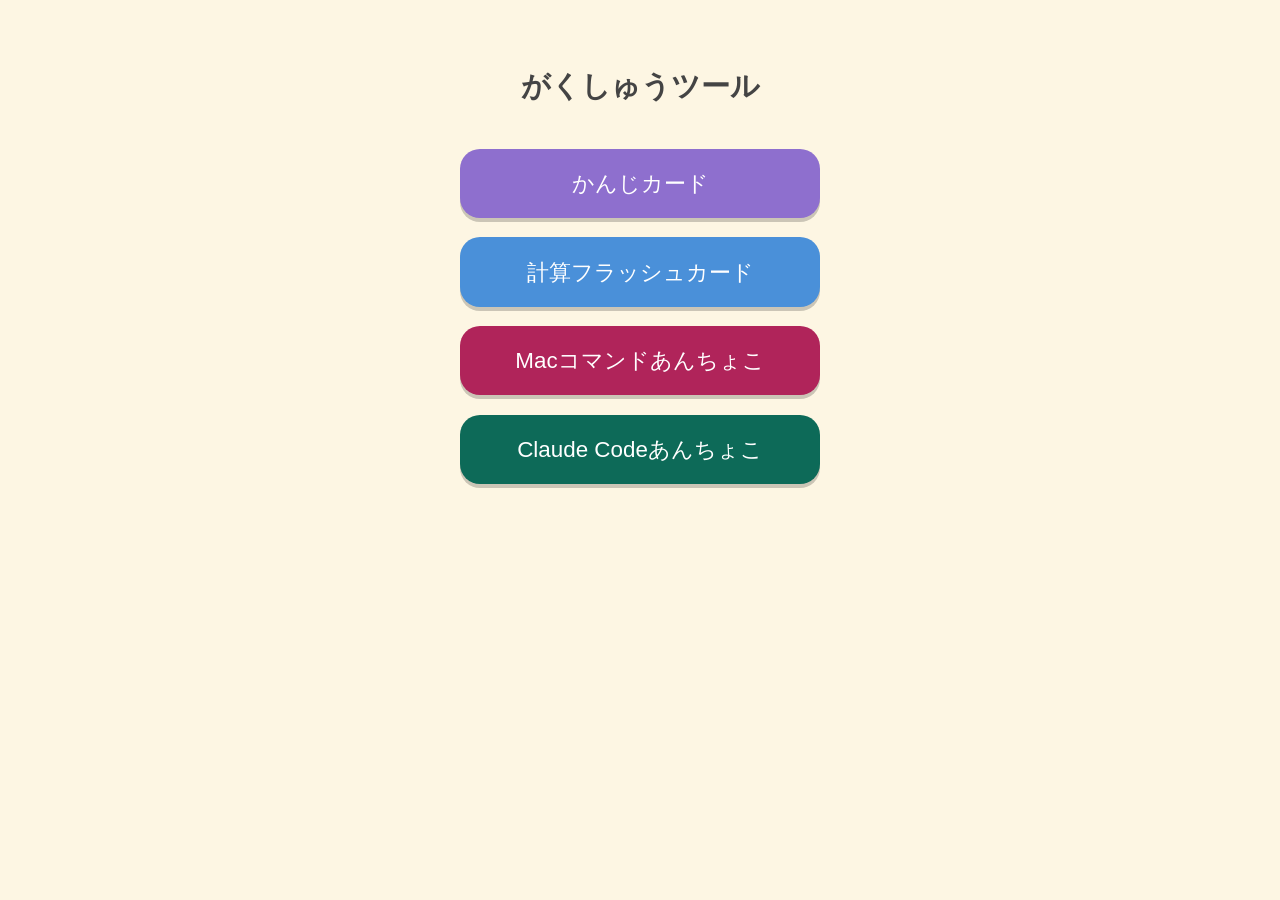
<file: index.html>
<!doctype html>
<html lang="ja">
<head>
<meta charset="UTF-8">
<meta name="viewport" content="width=device-width, initial-scale=1.0, user-scalable=no">
<meta name="apple-mobile-web-app-capable" content="yes">
<meta name="apple-mobile-web-app-status-bar-style" content="default">
<meta name="apple-mobile-web-app-title" content="がくしゅう">
<title>がくしゅうツール</title>
<style>
  * { box-sizing: border-box; }
  html, body {
    margin: 0;
    padding: 0;
    min-height: 100%;
    font-family: "Hiragino Maru Gothic ProN", "Hiragino Sans", sans-serif;
    background: #fdf6e3;
  }
  body {
    display: flex;
    flex-direction: column;
    align-items: center;
    padding: 3rem 1.5rem;
  }
  h1 {
    font-size: 1.8rem;
    color: #444;
    margin-bottom: 2rem;
  }
  a.tool-link {
    display: block;
    width: 100%;
    max-width: 360px;
    font-size: 1.4rem;
    text-align: center;
    text-decoration: none;
    padding: 1.2rem;
    margin: 0.6rem 0;
    border-radius: 20px;
    color: #fff;
    box-shadow: 0 4px 0 rgba(0,0,0,0.2);
  }
  a.tool-link:active {
    transform: translateY(3px);
    box-shadow: 0 1px 0 rgba(0,0,0,0.2);
  }
  #link-kanji { background: #8e6fce; }
  #link-calc { background: #4a90d9; }
  #link-cmd { background: #b0245a; }
  #link-cc { background: #0d6a58; }
</style>
</head>
<body>
  <h1>がくしゅうツール</h1>
  <a class="tool-link" id="link-kanji" href="漢字フラッシュ/">かんじカード</a>
  <a class="tool-link" id="link-calc" href="計算フラッシュカード.html">計算フラッシュカード</a>
  <a class="tool-link" id="link-cmd" href="コマンドあんちょこ/">Macコマンドあんちょこ</a>
  <a class="tool-link" id="link-cc" href="claude-codeあんちょこ/">Claude Codeあんちょこ</a>
</body>
</html>
</file>
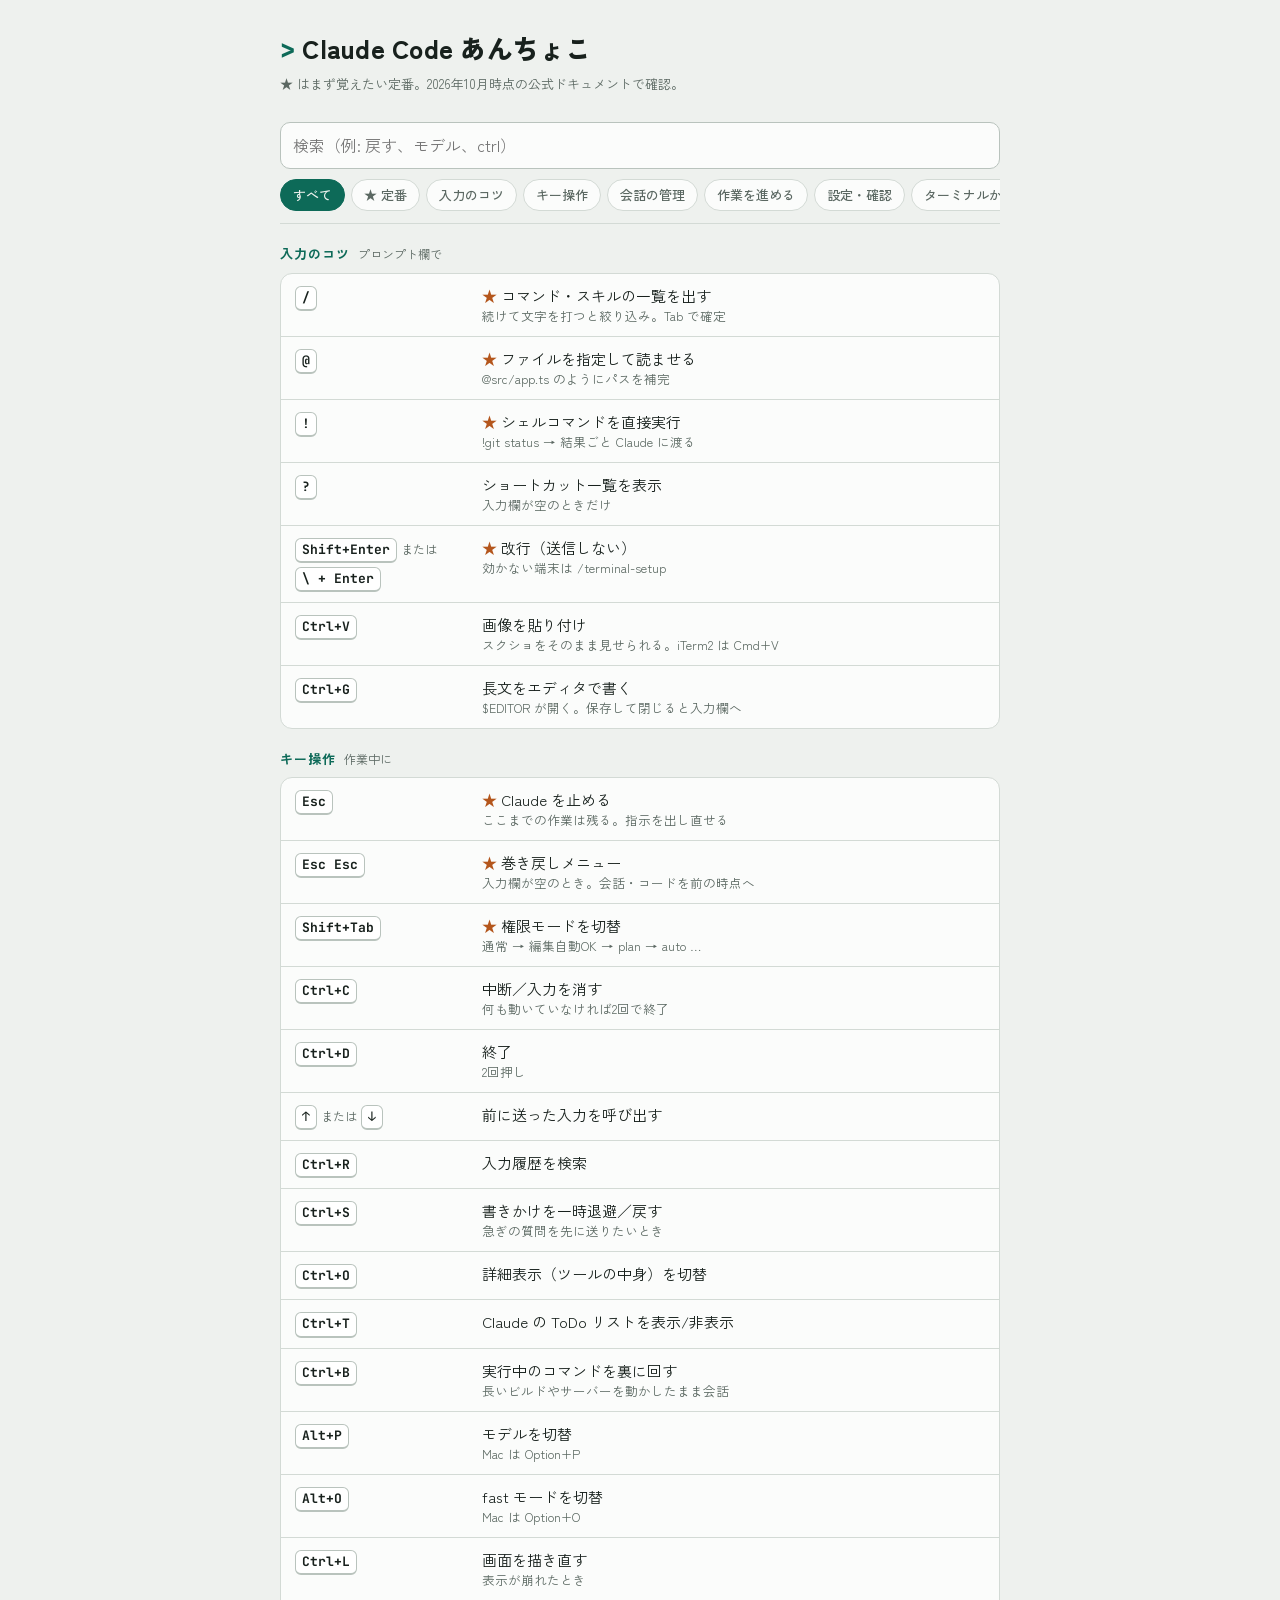
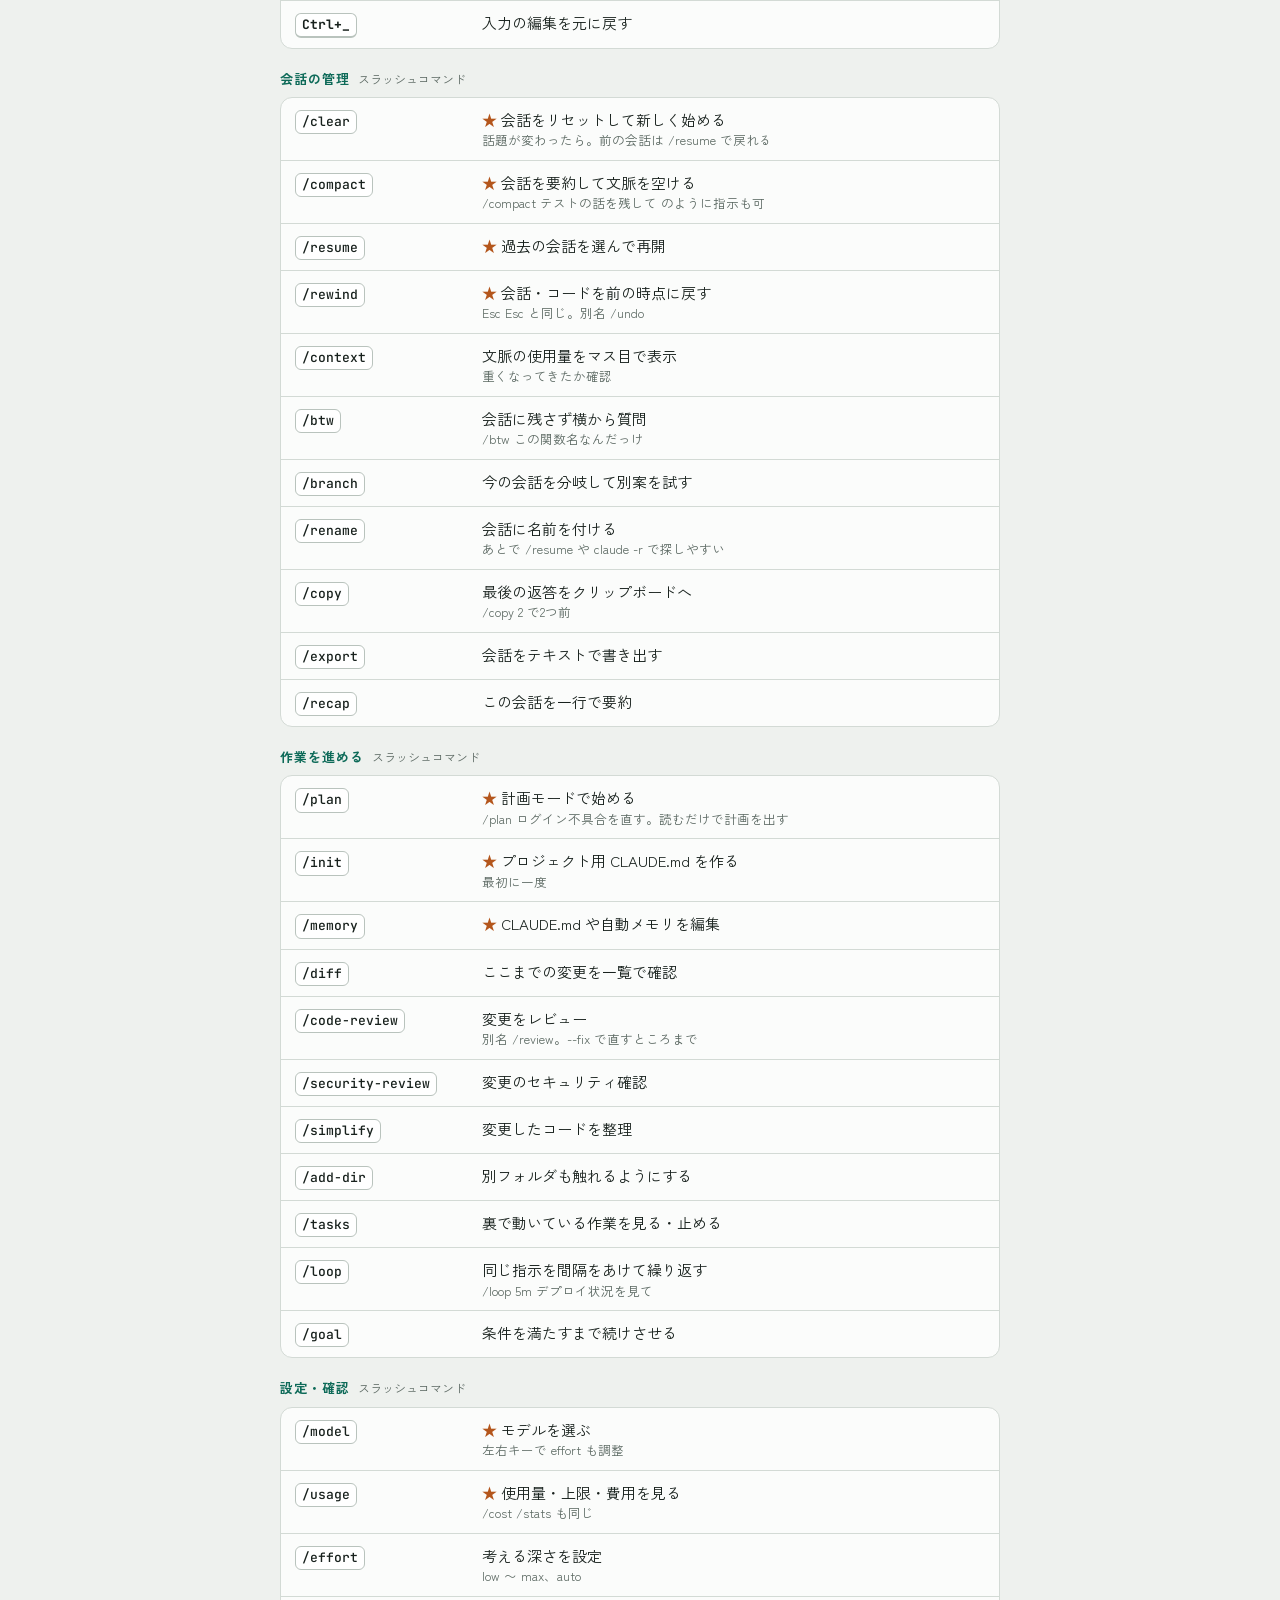
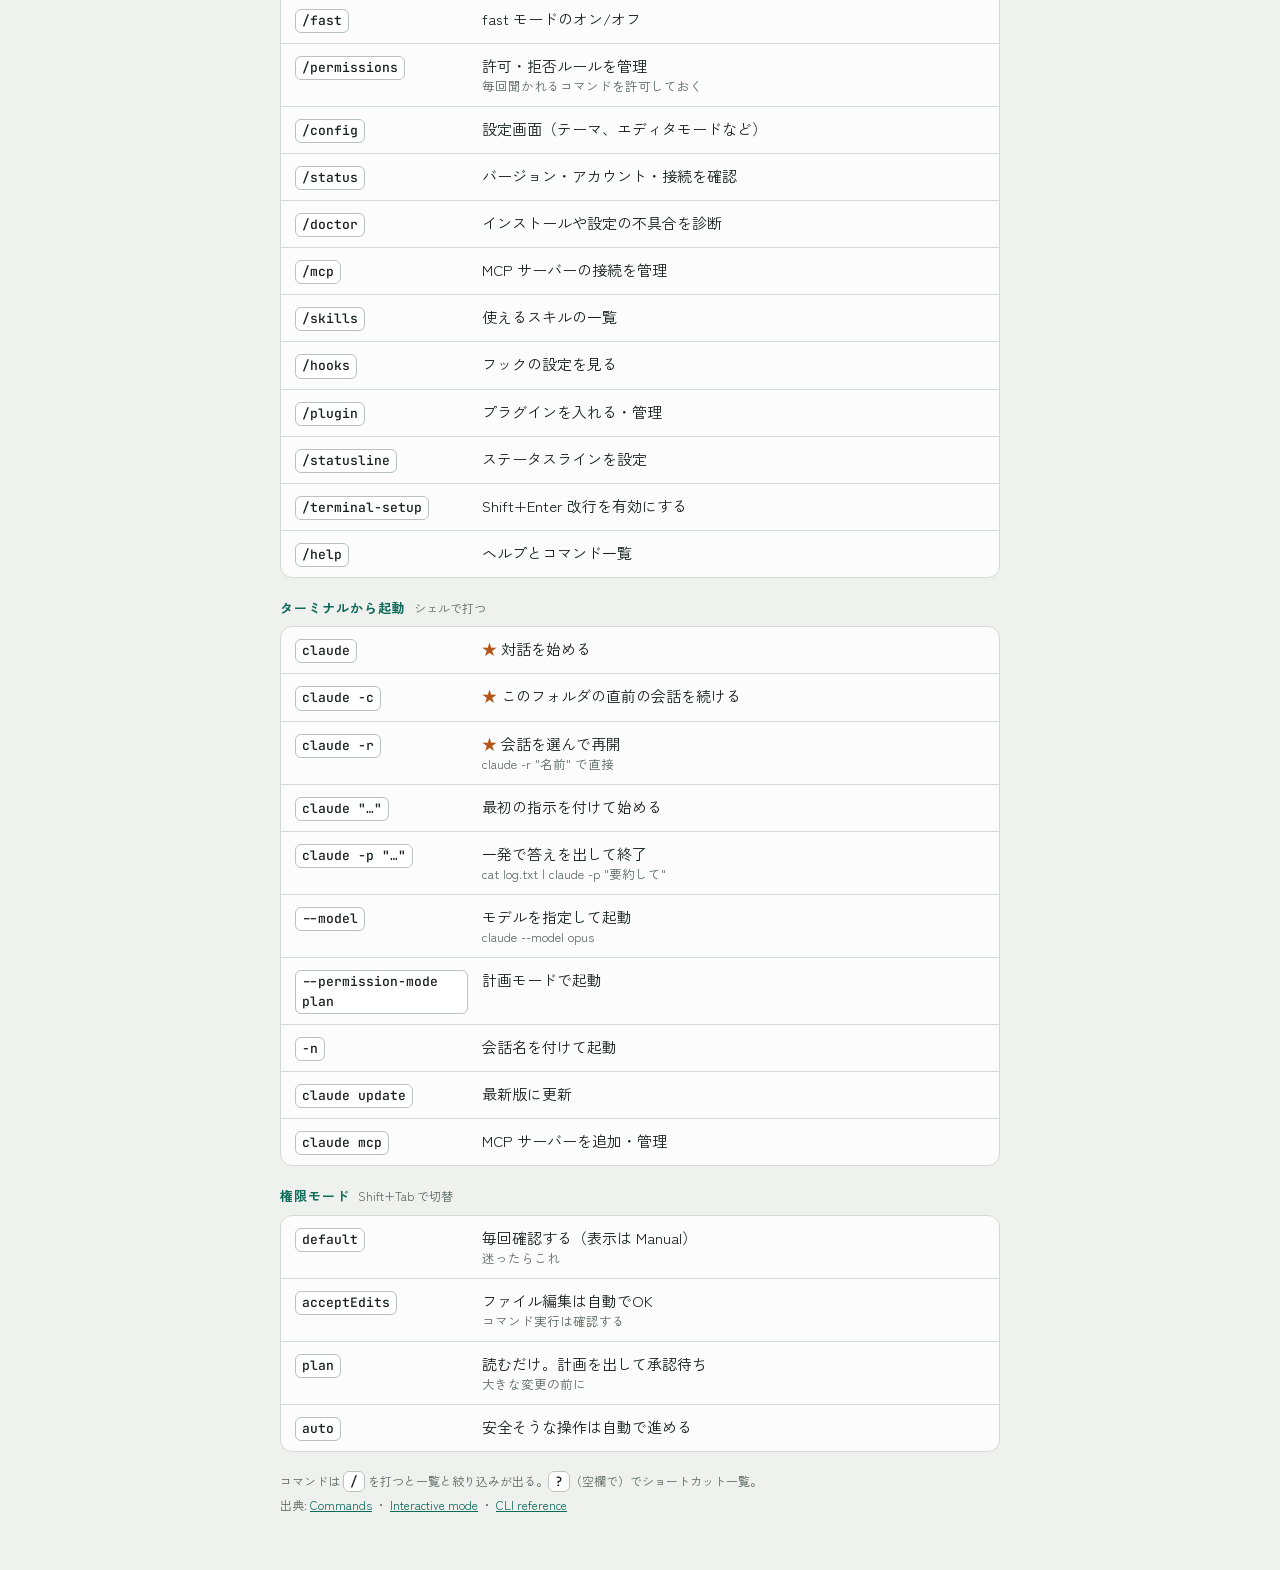
<file: claude-codeあんちょこ/index.html>
<!doctype html>
<html lang="ja">
<head>
<meta charset="utf-8">
<meta name="viewport" content="width=device-width, initial-scale=1, viewport-fit=cover">
<meta name="apple-mobile-web-app-capable" content="yes">
<meta name="apple-mobile-web-app-status-bar-style" content="default">
<meta name="apple-mobile-web-app-title" content="Claude Code">
<title>Claude Code あんちょこ</title>
<link rel="preconnect" href="https://fonts.googleapis.com">
<link rel="preconnect" href="https://fonts.gstatic.com" crossorigin>
<link rel="stylesheet" href="https://fonts.googleapis.com/css2?family=Zen+Kaku+Gothic+New:wght@400;500;700;900&family=JetBrains+Mono:wght@500;700&display=swap">
<style>
/* Layout: 端末のキーキャップ風。上に検索と分類チップ、下に「キー → 意味」の行を分類ごとに並べる一列リスト */
:root {
  --bg: #eef1ee;
  --surface: #fbfcfb;
  --fg: #18211d;
  --muted: #5b6862;
  --line: #d3dad5;
  --accent: #0d6a58;
  --accent-soft: #d7ebe4;
  --key-bg: #ffffff;
  --key-edge: #b9c3bd;
  --star: #b4561c;
  --font-body: "Zen Kaku Gothic New", "Hiragino Sans", "Hiragino Kaku Gothic ProN", "Noto Sans JP", "Yu Gothic", sans-serif;
  --font-mono: "JetBrains Mono", ui-monospace, "SF Mono", Menlo, Consolas, monospace;
}
@media (prefers-color-scheme: dark) {
  :root:not([data-theme="light"]) {
    --bg: #111614; --surface: #18201c; --fg: #e3eae6; --muted: #92a29a; --line: #2a3530;
    --accent: #5fcbb1; --accent-soft: #1c332c; --key-bg: #222c27; --key-edge: #3a4842; --star: #f0a066;
    color-scheme: dark;
  }
}
:root[data-theme="dark"] {
  --bg: #111614; --surface: #18201c; --fg: #e3eae6; --muted: #92a29a; --line: #2a3530;
  --accent: #5fcbb1; --accent-soft: #1c332c; --key-bg: #222c27; --key-edge: #3a4842; --star: #f0a066;
  color-scheme: dark;
}

* { box-sizing: border-box; }
body {
  background: var(--bg);
  color: var(--fg);
  font-family: var(--font-body);
  font-size: 15px;
  line-height: 1.55;
  padding-left: max(16px, env(safe-area-inset-left, 0px));
  padding-right: max(16px, env(safe-area-inset-right, 0px));
  padding-block: 20px 48px;
}
body::before {
  content: ""; position: fixed; inset: 0 0 auto; height: env(safe-area-inset-top, 0px);
  z-index: 10; background: var(--bg);
}
.wrap { max-width: 720px; margin: 0 auto; display: flex; flex-direction: column; gap: 20px; }

header { display: flex; flex-direction: column; gap: 4px; }
header h1 {
  margin: 0; font-size: 26px; font-weight: 900; letter-spacing: 0.01em; text-wrap: balance;
}
header h1 .prompt { font-family: var(--font-mono); color: var(--accent); margin-right: 6px; }
header p { margin: 0; color: var(--muted); font-size: 13px; }

.bar {
  position: sticky; top: env(safe-area-inset-top, 0px); z-index: 5;
  background: var(--bg);
  display: flex; flex-direction: column; gap: 10px;
  padding-block: 8px 10px;
  border-bottom: 1px solid var(--line);
}
.search {
  width: 100%; font: inherit; font-size: 16px;
  padding: 10px 12px; border-radius: 10px;
  border: 1px solid var(--key-edge); background: var(--surface); color: var(--fg);
}
.search:focus-visible { outline: 2px solid var(--accent); outline-offset: 1px; }
.chips { display: flex; gap: 6px; overflow-x: auto; scrollbar-width: none; padding-bottom: 2px; }
.chips::-webkit-scrollbar { display: none; }
.chip {
  flex: none; font: inherit; font-size: 13px; font-weight: 500;
  padding: 5px 12px; border-radius: 999px;
  border: 1px solid var(--line); background: var(--surface); color: var(--muted);
  cursor: pointer;
}
.chip[aria-pressed="true"] { background: var(--accent); border-color: var(--accent); color: var(--bg); }
.chip:focus-visible { outline: 2px solid var(--accent); outline-offset: 2px; }

section { display: flex; flex-direction: column; gap: 8px; }
section h2 {
  margin: 0; font-size: 13px; font-weight: 700; letter-spacing: 0.08em;
  color: var(--accent); display: flex; align-items: baseline; gap: 8px;
}
section h2 small { color: var(--muted); font-weight: 400; letter-spacing: 0; font-size: 12px; }
.list {
  background: var(--surface); border: 1px solid var(--line); border-radius: 12px;
  display: flex; flex-direction: column;
}
.row {
  display: grid; grid-template-columns: minmax(0, 11.5em) minmax(0, 1fr); gap: 4px 14px;
  padding: 10px 14px; border-top: 1px solid var(--line); align-items: baseline;
}
.row:first-child { border-top: 0; }
.keys { display: flex; flex-wrap: wrap; gap: 4px; align-items: baseline; min-width: 0; }
kbd, code {
  font-family: var(--font-mono); font-size: 13px; font-weight: 700;
  background: var(--key-bg); border: 1px solid var(--key-edge); border-bottom-width: 2px;
  border-radius: 6px; padding: 1px 6px; color: var(--fg); white-space: nowrap;
}
code { border-bottom-width: 1px; font-weight: 500; white-space: normal; overflow-wrap: anywhere; }
.keys .or { color: var(--muted); font-size: 12px; }
.desc { min-width: 0; }
.desc .star { color: var(--star); font-weight: 700; margin-right: 4px; }
.desc .note { display: block; color: var(--muted); font-size: 12.5px; line-height: 1.5; }
.empty { color: var(--muted); text-align: center; padding: 24px 0; }
footer { color: var(--muted); font-size: 12px; display: flex; flex-direction: column; gap: 4px; }
footer a { color: var(--accent); }

@media (max-width: 480px) {
  .row { grid-template-columns: minmax(0, 1fr); }
}
@media (prefers-reduced-motion: no-preference) {
  .chip { transition: background-color .15s, color .15s; }
}
</style>
</head>
<body>

<div class="wrap">
  <header>
    <h1><span class="prompt">&gt;</span>Claude Code あんちょこ</h1>
    <p>★ はまず覚えたい定番。2026年10月時点の公式ドキュメントで確認。</p>
  </header>

  <div class="bar">
    <input id="q" class="search" type="search" placeholder="検索（例: 戻す、モデル、ctrl）" autocomplete="off" aria-label="コマンドを検索">
    <div class="chips" id="chips" role="group" aria-label="分類で絞り込み"></div>
  </div>

  <main id="out"></main>

  <footer>
    <span>コマンドは <code>/</code> を打つと一覧と絞り込みが出る。<code>?</code>（空欄で）でショートカット一覧。</span>
    <span>出典: <a href="https://code.claude.com/docs/en/commands" target="_blank" rel="noopener">Commands</a> ・ <a href="https://code.claude.com/docs/en/interactive-mode" target="_blank" rel="noopener">Interactive mode</a> ・ <a href="https://code.claude.com/docs/en/cli-reference" target="_blank" rel="noopener">CLI reference</a></span>
  </footer>
</div>

<script>
// k: キー（配列は「または」で並べる）／d: 意味／n: 補足／s: ★
const DATA = [
  { id: "input", title: "入力のコツ", sub: "プロンプト欄で", items: [
    { k: ["/"], d: "コマンド・スキルの一覧を出す", n: "続けて文字を打つと絞り込み。Tab で確定", s: 1 },
    { k: ["@"], d: "ファイルを指定して読ませる", n: "@src/app.ts のようにパスを補完", s: 1 },
    { k: ["!"], d: "シェルコマンドを直接実行", n: "!git status → 結果ごと Claude に渡る", s: 1 },
    { k: ["?"], d: "ショートカット一覧を表示", n: "入力欄が空のときだけ" },
    { k: ["Shift+Enter", "\\ + Enter"], d: "改行（送信しない）", n: "効かない端末は /terminal-setup", s: 1 },
    { k: ["Ctrl+V"], d: "画像を貼り付け", n: "スクショをそのまま見せられる。iTerm2 は Cmd+V" },
    { k: ["Ctrl+G"], d: "長文をエディタで書く", n: "$EDITOR が開く。保存して閉じると入力欄へ" },
  ]},
  { id: "keys", title: "キー操作", sub: "作業中に", items: [
    { k: ["Esc"], d: "Claude を止める", n: "ここまでの作業は残る。指示を出し直せる", s: 1 },
    { k: ["Esc Esc"], d: "巻き戻しメニュー", n: "入力欄が空のとき。会話・コードを前の時点へ", s: 1 },
    { k: ["Shift+Tab"], d: "権限モードを切替", n: "通常 → 編集自動OK → plan → auto …", s: 1 },
    { k: ["Ctrl+C"], d: "中断／入力を消す", n: "何も動いていなければ2回で終了" },
    { k: ["Ctrl+D"], d: "終了", n: "2回押し" },
    { k: ["↑", "↓"], d: "前に送った入力を呼び出す" },
    { k: ["Ctrl+R"], d: "入力履歴を検索" },
    { k: ["Ctrl+S"], d: "書きかけを一時退避／戻す", n: "急ぎの質問を先に送りたいとき" },
    { k: ["Ctrl+O"], d: "詳細表示（ツールの中身）を切替" },
    { k: ["Ctrl+T"], d: "Claude の ToDo リストを表示/非表示" },
    { k: ["Ctrl+B"], d: "実行中のコマンドを裏に回す", n: "長いビルドやサーバーを動かしたまま会話" },
    { k: ["Alt+P"], d: "モデルを切替", n: "Mac は Option+P" },
    { k: ["Alt+O"], d: "fast モードを切替", n: "Mac は Option+O" },
    { k: ["Ctrl+L"], d: "画面を描き直す", n: "表示が崩れたとき" },
    { k: ["Ctrl+_"], d: "入力の編集を元に戻す" },
  ]},
  { id: "session", title: "会話の管理", sub: "スラッシュコマンド", items: [
    { k: ["/clear"], d: "会話をリセットして新しく始める", n: "話題が変わったら。前の会話は /resume で戻れる", s: 1 },
    { k: ["/compact"], d: "会話を要約して文脈を空ける", n: "/compact テストの話を残して のように指示も可", s: 1 },
    { k: ["/resume"], d: "過去の会話を選んで再開", s: 1 },
    { k: ["/rewind"], d: "会話・コードを前の時点に戻す", n: "Esc Esc と同じ。別名 /undo", s: 1 },
    { k: ["/context"], d: "文脈の使用量をマス目で表示", n: "重くなってきたか確認" },
    { k: ["/btw"], d: "会話に残さず横から質問", n: "/btw この関数名なんだっけ" },
    { k: ["/branch"], d: "今の会話を分岐して別案を試す" },
    { k: ["/rename"], d: "会話に名前を付ける", n: "あとで /resume や claude -r で探しやすい" },
    { k: ["/copy"], d: "最後の返答をクリップボードへ", n: "/copy 2 で2つ前" },
    { k: ["/export"], d: "会話をテキストで書き出す" },
    { k: ["/recap"], d: "この会話を一行で要約" },
  ]},
  { id: "work", title: "作業を進める", sub: "スラッシュコマンド", items: [
    { k: ["/plan"], d: "計画モードで始める", n: "/plan ログイン不具合を直す。読むだけで計画を出す", s: 1 },
    { k: ["/init"], d: "プロジェクト用 CLAUDE.md を作る", n: "最初に一度", s: 1 },
    { k: ["/memory"], d: "CLAUDE.md や自動メモリを編集", s: 1 },
    { k: ["/diff"], d: "ここまでの変更を一覧で確認" },
    { k: ["/code-review"], d: "変更をレビュー", n: "別名 /review。--fix で直すところまで" },
    { k: ["/security-review"], d: "変更のセキュリティ確認" },
    { k: ["/simplify"], d: "変更したコードを整理" },
    { k: ["/add-dir"], d: "別フォルダも触れるようにする" },
    { k: ["/tasks"], d: "裏で動いている作業を見る・止める" },
    { k: ["/loop"], d: "同じ指示を間隔をあけて繰り返す", n: "/loop 5m デプロイ状況を見て" },
    { k: ["/goal"], d: "条件を満たすまで続けさせる" },
  ]},
  { id: "settings", title: "設定・確認", sub: "スラッシュコマンド", items: [
    { k: ["/model"], d: "モデルを選ぶ", n: "左右キーで effort も調整", s: 1 },
    { k: ["/usage"], d: "使用量・上限・費用を見る", n: "/cost /stats も同じ", s: 1 },
    { k: ["/effort"], d: "考える深さを設定", n: "low 〜 max、auto" },
    { k: ["/fast"], d: "fast モードのオン/オフ" },
    { k: ["/permissions"], d: "許可・拒否ルールを管理", n: "毎回聞かれるコマンドを許可しておく" },
    { k: ["/config"], d: "設定画面（テーマ、エディタモードなど）" },
    { k: ["/status"], d: "バージョン・アカウント・接続を確認" },
    { k: ["/doctor"], d: "インストールや設定の不具合を診断" },
    { k: ["/mcp"], d: "MCP サーバーの接続を管理" },
    { k: ["/skills"], d: "使えるスキルの一覧" },
    { k: ["/hooks"], d: "フックの設定を見る" },
    { k: ["/plugin"], d: "プラグインを入れる・管理" },
    { k: ["/statusline"], d: "ステータスラインを設定" },
    { k: ["/terminal-setup"], d: "Shift+Enter 改行を有効にする" },
    { k: ["/help"], d: "ヘルプとコマンド一覧" },
  ]},
  { id: "cli", title: "ターミナルから起動", sub: "シェルで打つ", items: [
    { k: ["claude"], d: "対話を始める", s: 1 },
    { k: ["claude -c"], d: "このフォルダの直前の会話を続ける", s: 1 },
    { k: ["claude -r"], d: "会話を選んで再開", n: "claude -r \"名前\" で直接", s: 1 },
    { k: ["claude \"…\""], d: "最初の指示を付けて始める" },
    { k: ["claude -p \"…\""], d: "一発で答えを出して終了", n: "cat log.txt | claude -p \"要約して\"" },
    { k: ["--model"], d: "モデルを指定して起動", n: "claude --model opus" },
    { k: ["--permission-mode plan"], d: "計画モードで起動" },
    { k: ["-n"], d: "会話名を付けて起動" },
    { k: ["claude update"], d: "最新版に更新" },
    { k: ["claude mcp"], d: "MCP サーバーを追加・管理" },
  ]},
  { id: "modes", title: "権限モード", sub: "Shift+Tab で切替", items: [
    { k: ["default"], d: "毎回確認する（表示は Manual）", n: "迷ったらこれ" },
    { k: ["acceptEdits"], d: "ファイル編集は自動でOK", n: "コマンド実行は確認する" },
    { k: ["plan"], d: "読むだけ。計画を出して承認待ち", n: "大きな変更の前に" },
    { k: ["auto"], d: "安全そうな操作は自動で進める" },
  ]},
];

const out = document.getElementById("out");
const q = document.getElementById("q");
const chips = document.getElementById("chips");
const CATS = [{ id: "all", title: "すべて" }, { id: "star", title: "★ 定番" }, ...DATA];
let cat = "all";
try { cat = localStorage.getItem("cc-cat") || "all"; } catch (e) {}
if (!CATS.some(c => c.id === cat)) cat = "all";

const esc = s => s.replace(/[&<>"]/g, c => ({ "&": "&amp;", "<": "&lt;", ">": "&gt;", '"': "&quot;" }[c]));
const isCmd = k => k.startsWith("/") && k.length > 1 || k.startsWith("claude") || k.startsWith("-") || /^[a-z]+[A-Z]?[a-z]*$/.test(k) && !k.includes("+");

function renderChips() {
  chips.innerHTML = CATS.map(c =>
    `<button class="chip" type="button" data-cat="${c.id}" aria-pressed="${c.id === cat}">${esc(c.title)}</button>`
  ).join("");
}

function render() {
  const term = q.value.trim().toLowerCase();
  let html = "";
  for (const sec of DATA) {
    if (cat !== "all" && cat !== "star" && cat !== sec.id) continue;
    const items = sec.items.filter(it => {
      if (cat === "star" && !it.s) return false;
      if (!term) return true;
      return [it.k.join(" "), it.d, it.n || "", sec.title].join(" ").toLowerCase().includes(term);
    });
    if (!items.length) continue;
    html += `<section><h2>${esc(sec.title)}<small>${esc(sec.sub)}</small></h2><div class="list">` +
      items.map(it => {
        const keys = it.k.map(k => isCmd(k) ? `<code>${esc(k)}</code>` : `<kbd>${esc(k)}</kbd>`).join('<span class="or">または</span>');
        return `<div class="row"><div class="keys">${keys}</div><div class="desc">${it.s ? '<span class="star" aria-label="定番">★</span>' : ""}${esc(it.d)}${it.n ? `<span class="note">${esc(it.n)}</span>` : ""}</div></div>`;
      }).join("") + `</div></section>`;
  }
  out.innerHTML = html ? `<div class="wrap" style="padding:0">${html}</div>` : `<p class="empty">「${esc(q.value)}」に当てはまるものはありません</p>`;
}

chips.addEventListener("click", e => {
  const b = e.target.closest(".chip");
  if (!b) return;
  cat = b.dataset.cat;
  try { localStorage.setItem("cc-cat", cat); } catch (e) {}
  renderChips(); render();
});
q.addEventListener("input", render);
renderChips(); render();
</script>
</body>
</html>
</file>
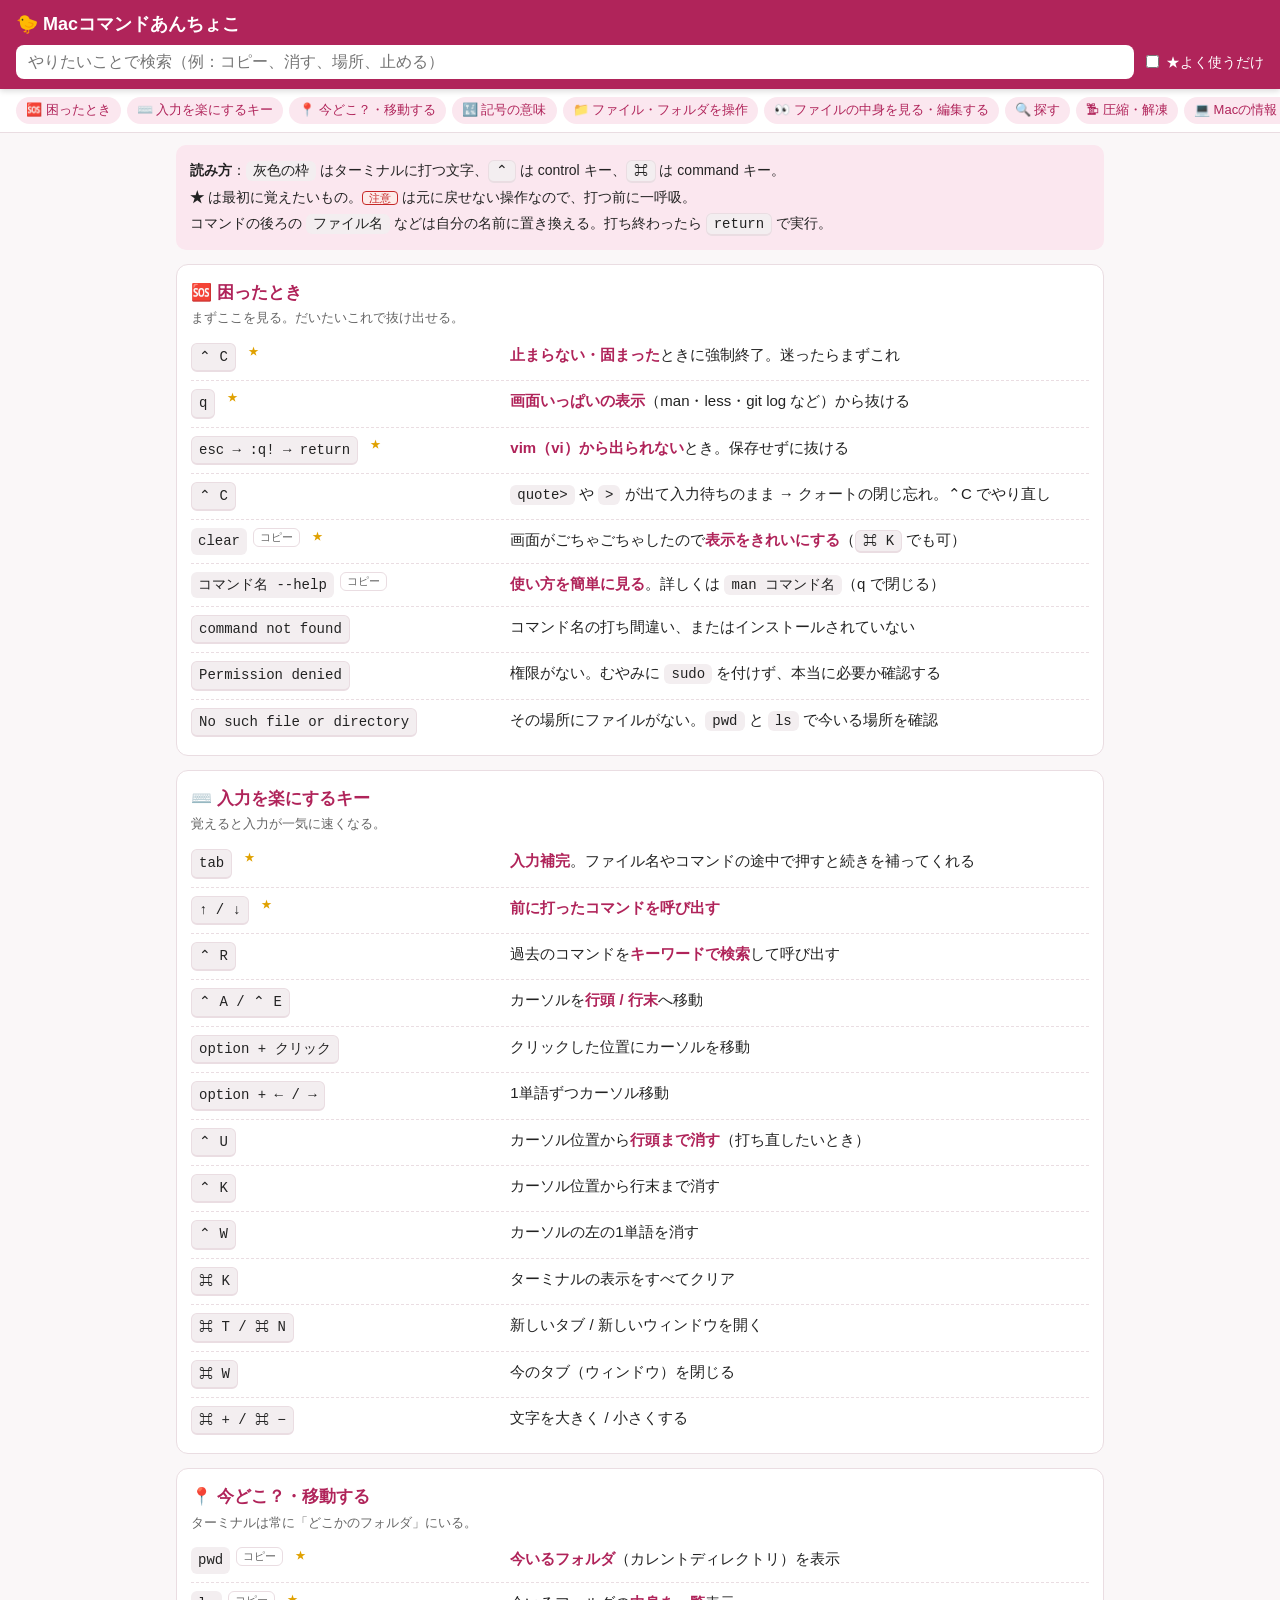
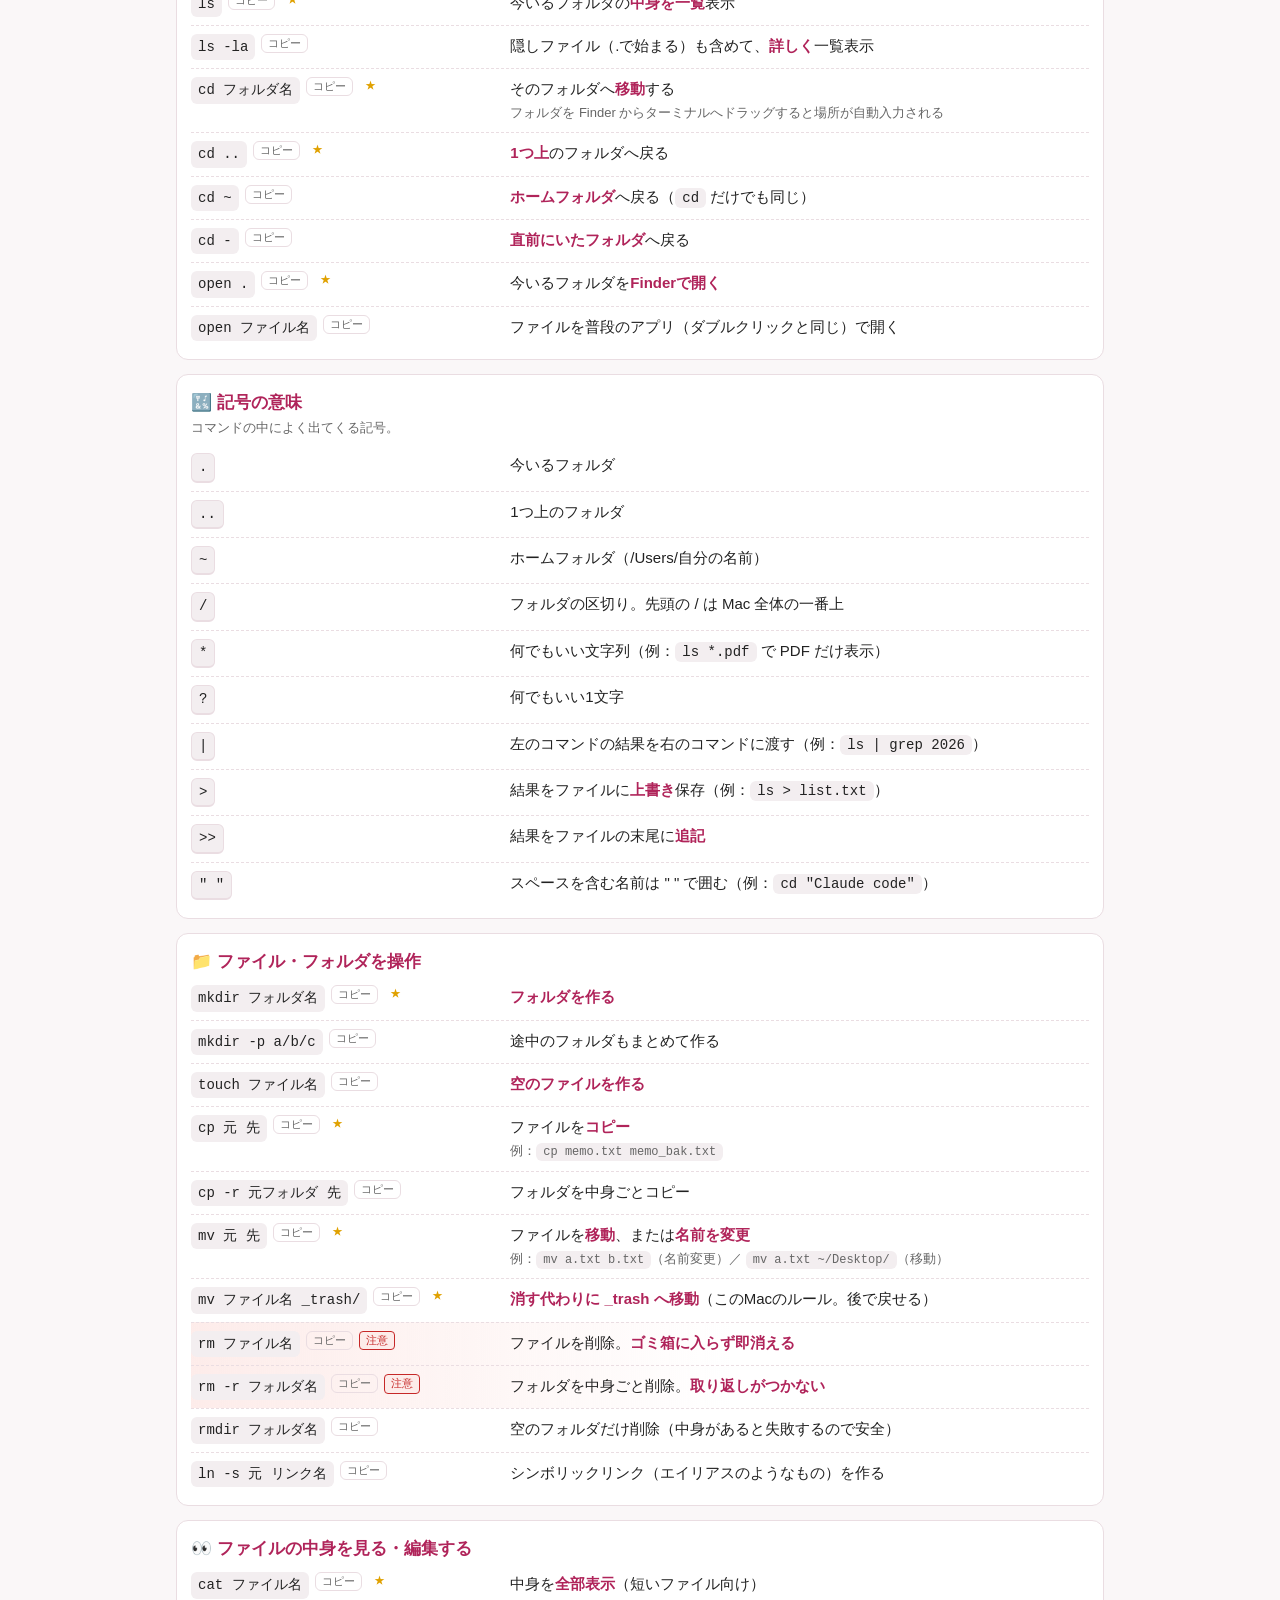
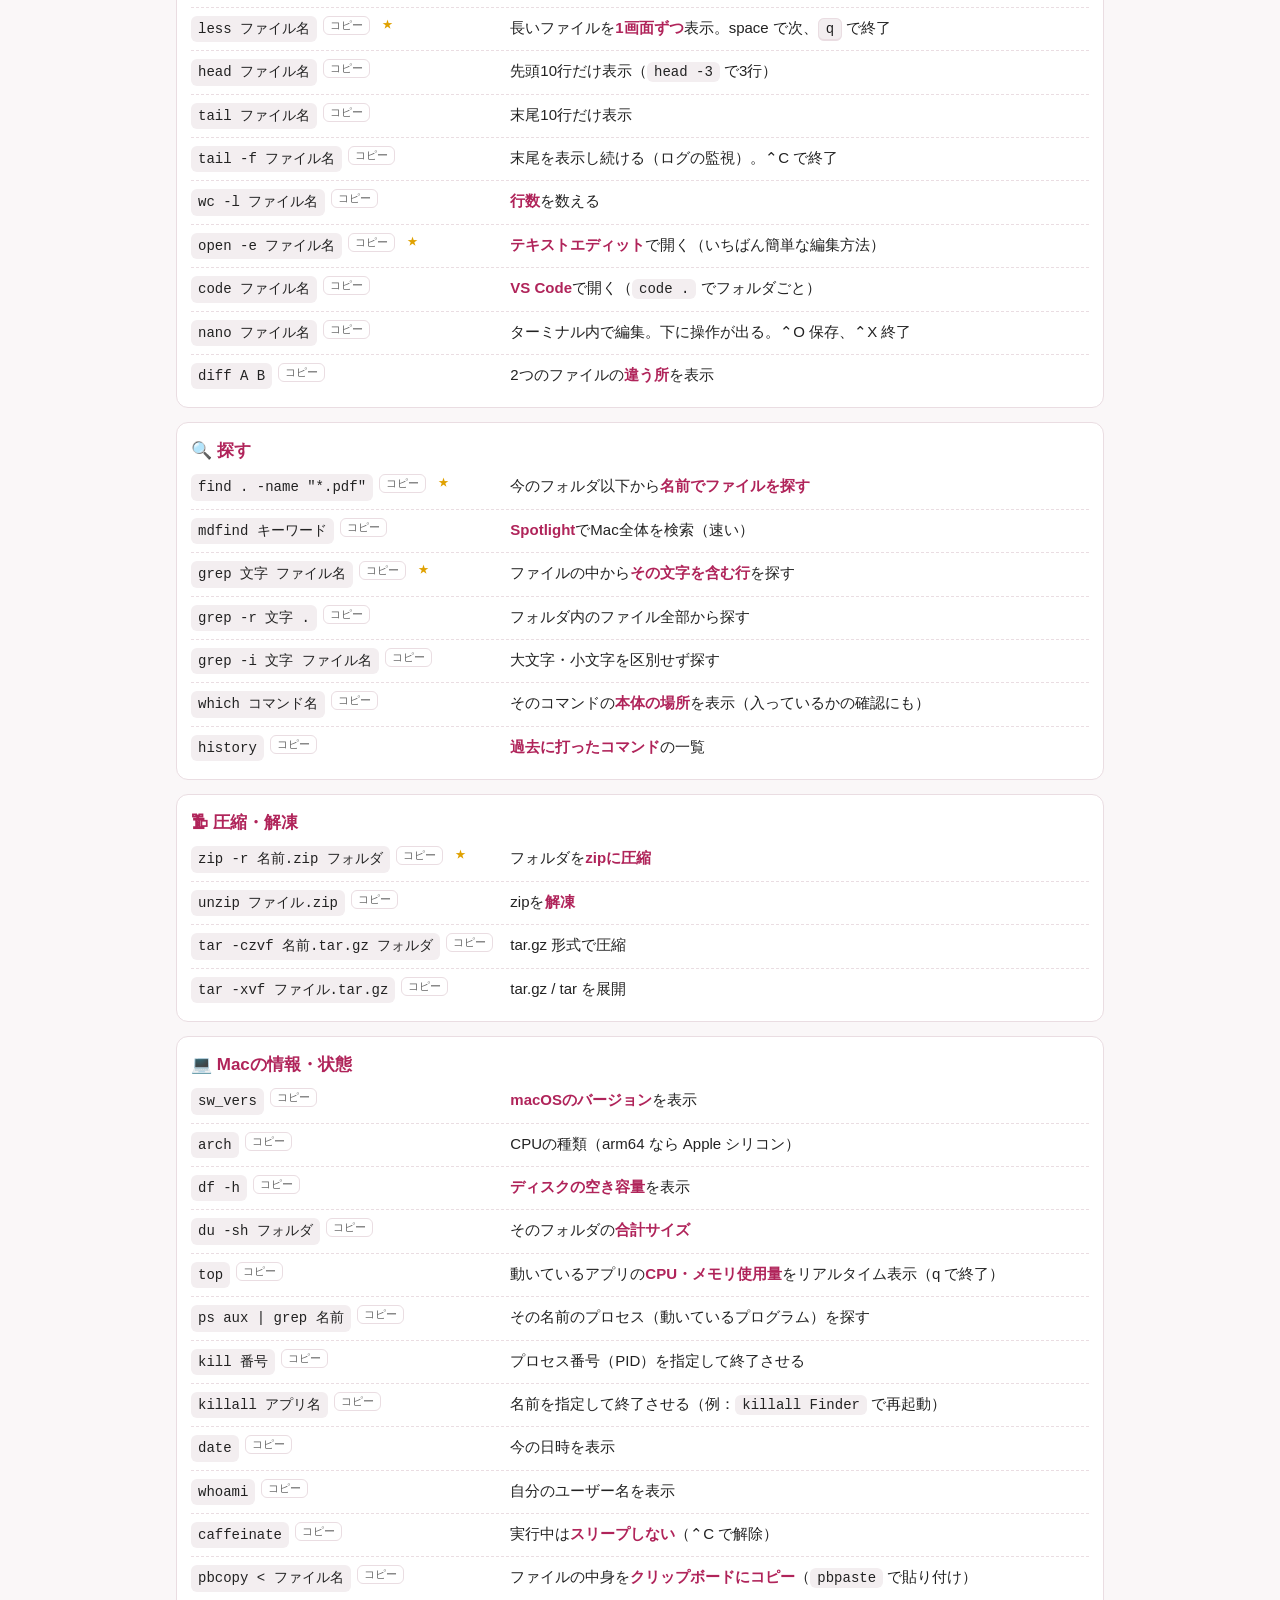
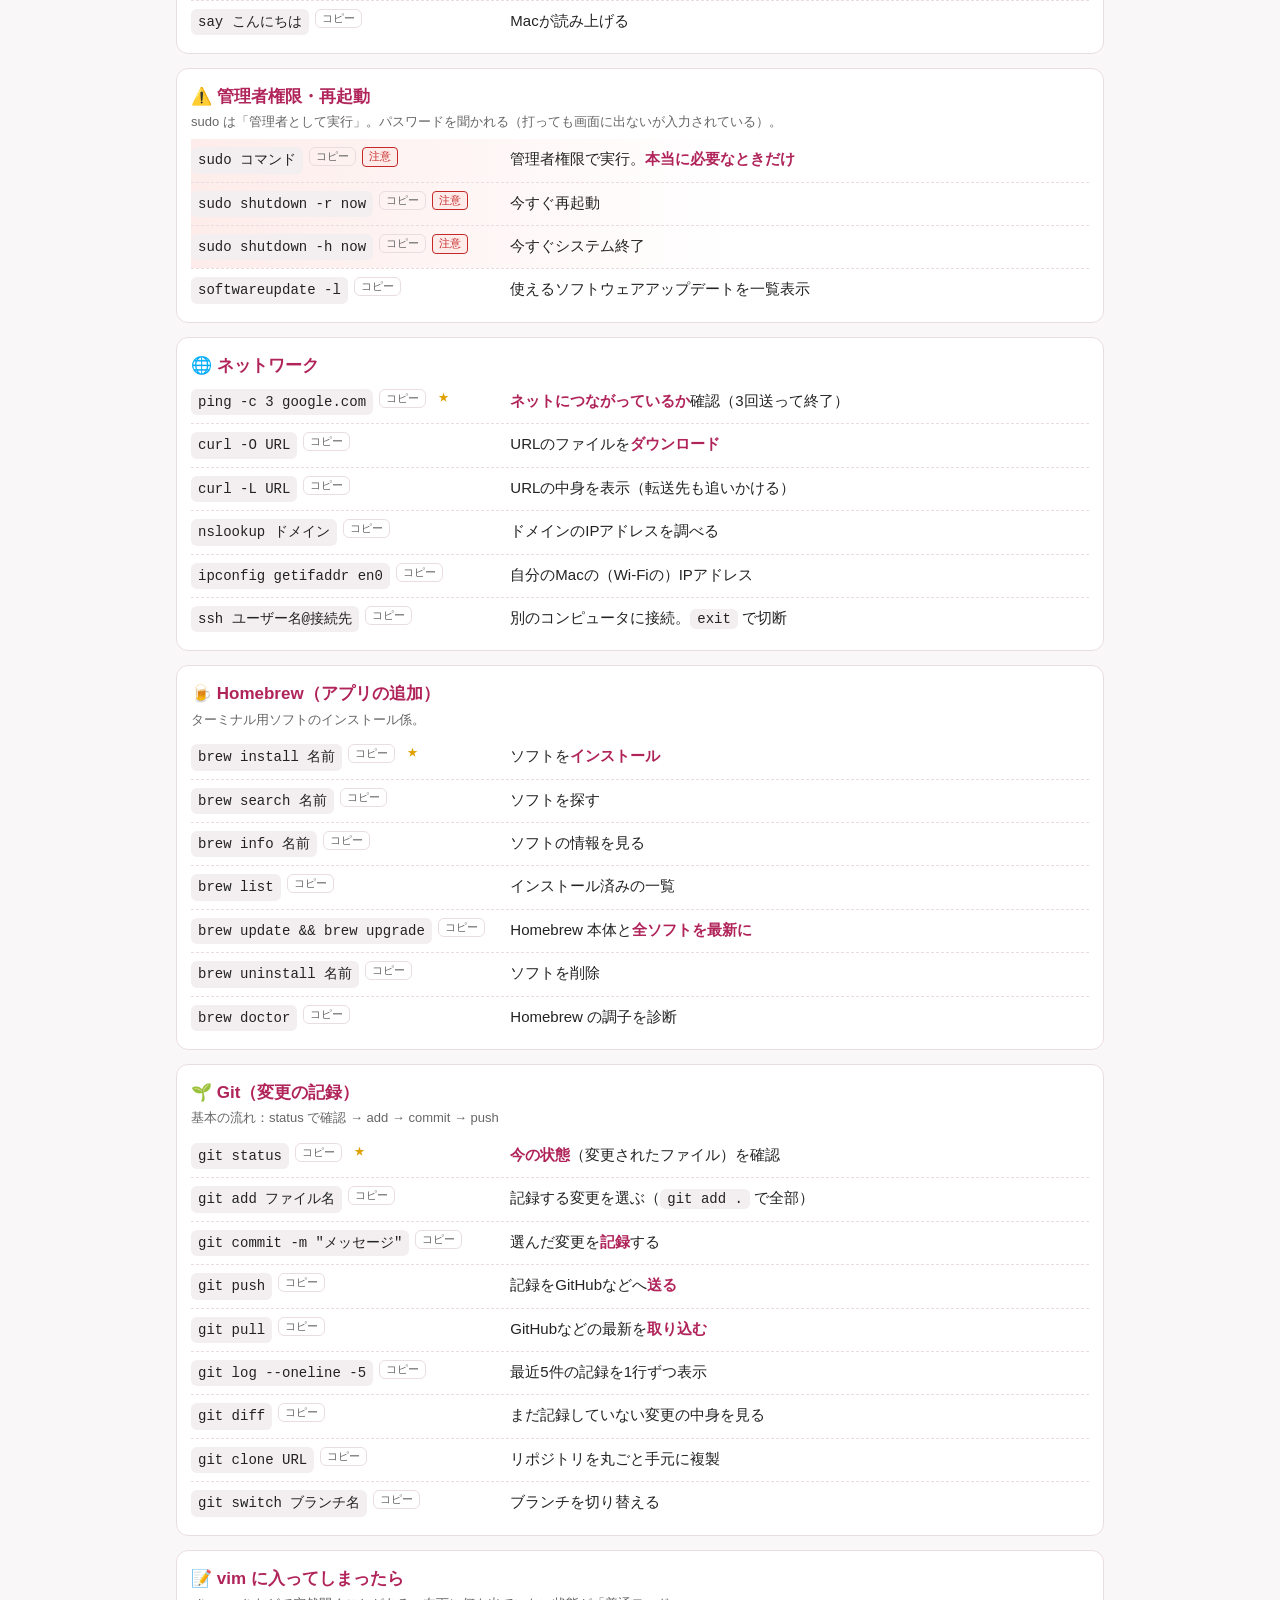
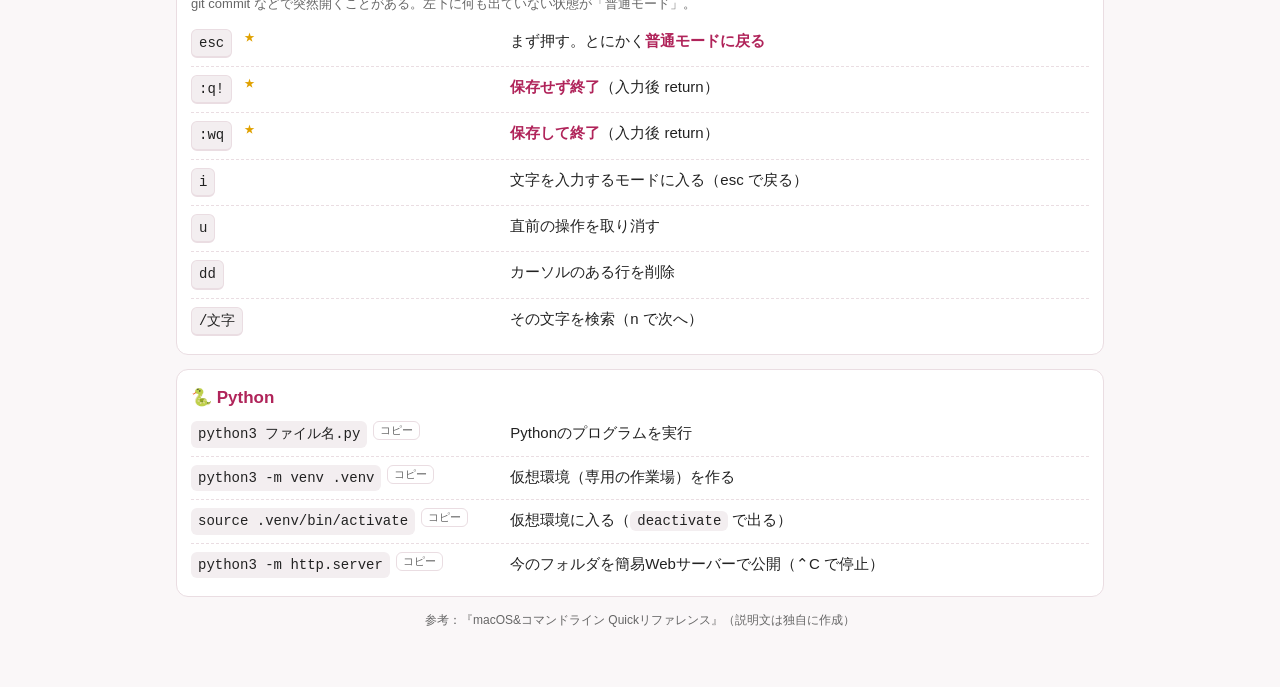
<file: コマンドあんちょこ/index.html>
<!doctype html>
<html lang="ja">
<head>
<meta charset="utf-8">
<meta name="viewport" content="width=device-width, initial-scale=1">
<meta name="apple-mobile-web-app-capable" content="yes">
<meta name="apple-mobile-web-app-status-bar-style" content="default">
<meta name="apple-mobile-web-app-title" content="あんちょこ">
<title>Macコマンドあんちょこ</title>
<style>
:root {
  --bg: #faf7f8; --card: #ffffff; --text: #222; --sub: #666; --line: #eadde2;
  --accent: #b0245a; --accent-soft: #fbe7ef; --code-bg: #f3eef0;
  --danger: #c62828; --danger-soft: #fdecea; --star: #e0a100; --ok: #2e7d32;
}
@media (prefers-color-scheme: dark) {
  :root {
    --bg: #17151a; --card: #221f25; --text: #eee; --sub: #aaa; --line: #3a333d;
    --accent: #f06a9b; --accent-soft: #3a2230; --code-bg: #2c2830;
    --danger: #ff6b6b; --danger-soft: #3b2222; --star: #ffcc33; --ok: #7bd389;
  }
}
* { box-sizing: border-box; }
body {
  margin: 0; background: var(--bg); color: var(--text);
  font-family: -apple-system, BlinkMacSystemFont, "Hiragino Sans", "Hiragino Kaku Gothic ProN", sans-serif;
  font-size: 15px; line-height: 1.6;
}
header {
  position: sticky; top: 0; z-index: 10; background: var(--accent); color: #fff;
  padding: 10px 16px; box-shadow: 0 2px 6px rgba(0,0,0,.15);
}
header h1 { margin: 0 0 6px; font-size: 18px; }
.controls { display: flex; gap: 8px; flex-wrap: wrap; align-items: center; }
#q {
  flex: 1 1 220px; padding: 8px 12px; border-radius: 8px; border: none; font-size: 16px;
}
.toggle { display: flex; align-items: center; gap: 4px; font-size: 14px; cursor: pointer; white-space: nowrap; }
nav { display: flex; gap: 6px; overflow-x: auto; padding: 8px 16px; background: var(--card); border-bottom: 1px solid var(--line); }
nav a {
  flex: none; text-decoration: none; color: var(--accent); background: var(--accent-soft);
  padding: 3px 10px; border-radius: 999px; font-size: 13px;
}
main { max-width: 960px; margin: 0 auto; padding: 12px 16px 60px; }
section { background: var(--card); border: 1px solid var(--line); border-radius: 12px; margin: 14px 0; padding: 4px 14px 10px; scroll-margin-top: 130px; }
section h2 { font-size: 17px; color: var(--accent); margin: 10px 0 2px; }
section .lead { color: var(--sub); font-size: 13px; margin: 0 0 6px; }
.row { display: grid; grid-template-columns: minmax(150px, 34%) 1fr; gap: 4px 14px; padding: 8px 0; border-top: 1px dashed var(--line); }
.row:first-of-type { border-top: none; }
.cmd { display: flex; align-items: flex-start; gap: 6px; flex-wrap: wrap; }
code, kbd {
  font-family: ui-monospace, Menlo, monospace; background: var(--code-bg);
  padding: 2px 7px; border-radius: 6px; font-size: 14px; word-break: break-all;
}
kbd { border: 1px solid var(--line); border-bottom-width: 2px; }
.copy {
  border: 1px solid var(--line); background: transparent; color: var(--sub);
  border-radius: 6px; font-size: 11px; padding: 1px 6px; cursor: pointer;
}
.copy.done { color: var(--ok); border-color: var(--ok); }
.desc b { color: var(--accent); }
.ex { color: var(--sub); font-size: 13px; margin-top: 2px; }
.ex code { font-size: 12px; }
.badge { font-size: 11px; padding: 0 6px; border-radius: 4px; white-space: nowrap; }
.star { color: var(--star); }
.danger { background: var(--danger-soft); color: var(--danger); border: 1px solid var(--danger); }
.row.is-danger .desc { color: var(--text); }
.row.is-danger { background: linear-gradient(90deg, var(--danger-soft), transparent 60%); }
.tips { background: var(--accent-soft); border-radius: 10px; padding: 10px 14px; font-size: 14px; }
.tips p { margin: 4px 0; }
#empty { text-align: center; color: var(--sub); display: none; padding: 30px; }
footer { color: var(--sub); font-size: 12px; text-align: center; }
@media (max-width: 600px) {
  .row { grid-template-columns: 1fr; }
}
@media print {
  header, nav, .copy { display: none; }
  section { break-inside: avoid; }
}
</style>
</head>
<body>
<header>
  <h1>🐤 Macコマンドあんちょこ</h1>
  <div class="controls">
    <input id="q" type="search" placeholder="やりたいことで検索（例：コピー、消す、場所、止める）" autocomplete="off">
    <label class="toggle"><input type="checkbox" id="onlyStar"> ★よく使うだけ</label>
  </div>
</header>
<nav id="nav"></nav>
<main>
  <div class="tips">
    <p><b>読み方</b>：<code>灰色の枠</code> はターミナルに打つ文字、<kbd>⌃</kbd> は control キー、<kbd>⌘</kbd> は command キー。</p>
    <p><b>★</b> は最初に覚えたいもの。<span class="badge danger">注意</span> は元に戻せない操作なので、打つ前に一呼吸。</p>
    <p>コマンドの後ろの <code>ファイル名</code> などは自分の名前に置き換える。打ち終わったら <kbd>return</kbd> で実行。</p>
  </div>
  <div id="list"></div>
  <p id="empty">見つかりませんでした。別の言葉で探してみてください。</p>
  <footer>参考：『macOS&amp;コマンドライン Quickリファレンス』（説明文は独自に作成）</footer>
</main>

<script>
// s: ★よく使う / d: 注意（元に戻せない） / k: キー操作（コピーボタンなし）
const DATA = [
  { id: "trouble", title: "🆘 困ったとき", lead: "まずここを見る。だいたいこれで抜け出せる。", items: [
    { k: "⌃ C", desc: "<b>止まらない・固まった</b>ときに強制終了。迷ったらまずこれ", s: 1 },
    { k: "q", desc: "<b>画面いっぱいの表示</b>（man・less・git log など）から抜ける", s: 1 },
    { k: "esc → :q! → return", desc: "<b>vim（vi）から出られない</b>とき。保存せずに抜ける", s: 1 },
    { k: "⌃ C", desc: "<code>quote&gt;</code> や <code>&gt;</code> が出て入力待ちのまま → クォートの閉じ忘れ。⌃C でやり直し" },
    { cmd: "clear", desc: "画面がごちゃごちゃしたので<b>表示をきれいにする</b>（<kbd>⌘ K</kbd> でも可）", s: 1 },
    { cmd: "コマンド名 --help", desc: "<b>使い方を簡単に見る</b>。詳しくは <code>man コマンド名</code>（q で閉じる）" },
    { k: "command not found", desc: "コマンド名の打ち間違い、またはインストールされていない" },
    { k: "Permission denied", desc: "権限がない。むやみに <code>sudo</code> を付けず、本当に必要か確認する" },
    { k: "No such file or directory", desc: "その場所にファイルがない。<code>pwd</code> と <code>ls</code> で今いる場所を確認" },
  ]},
  { id: "keys", title: "⌨️ 入力を楽にするキー", lead: "覚えると入力が一気に速くなる。", items: [
    { k: "tab", desc: "<b>入力補完</b>。ファイル名やコマンドの途中で押すと続きを補ってくれる", s: 1 },
    { k: "↑ / ↓", desc: "<b>前に打ったコマンドを呼び出す</b>", s: 1 },
    { k: "⌃ R", desc: "過去のコマンドを<b>キーワードで検索</b>して呼び出す" },
    { k: "⌃ A / ⌃ E", desc: "カーソルを<b>行頭 / 行末</b>へ移動" },
    { k: "option + クリック", desc: "クリックした位置にカーソルを移動" },
    { k: "option + ← / →", desc: "1単語ずつカーソル移動" },
    { k: "⌃ U", desc: "カーソル位置から<b>行頭まで消す</b>（打ち直したいとき）" },
    { k: "⌃ K", desc: "カーソル位置から行末まで消す" },
    { k: "⌃ W", desc: "カーソルの左の1単語を消す" },
    { k: "⌘ K", desc: "ターミナルの表示をすべてクリア" },
    { k: "⌘ T / ⌘ N", desc: "新しいタブ / 新しいウィンドウを開く" },
    { k: "⌘ W", desc: "今のタブ（ウィンドウ）を閉じる" },
    { k: "⌘ + / ⌘ −", desc: "文字を大きく / 小さくする" },
  ]},
  { id: "where", title: "📍 今どこ？・移動する", lead: "ターミナルは常に「どこかのフォルダ」にいる。", items: [
    { cmd: "pwd", desc: "<b>今いるフォルダ</b>（カレントディレクトリ）を表示", s: 1 },
    { cmd: "ls", desc: "今いるフォルダの<b>中身を一覧</b>表示", s: 1 },
    { cmd: "ls -la", desc: "隠しファイル（.で始まる）も含めて、<b>詳しく</b>一覧表示" },
    { cmd: "cd フォルダ名", desc: "そのフォルダへ<b>移動</b>する", s: 1, ex: "フォルダを Finder からターミナルへドラッグすると場所が自動入力される" },
    { cmd: "cd ..", desc: "<b>1つ上</b>のフォルダへ戻る", s: 1 },
    { cmd: "cd ~", desc: "<b>ホームフォルダ</b>へ戻る（<code>cd</code> だけでも同じ）" },
    { cmd: "cd -", desc: "<b>直前にいたフォルダ</b>へ戻る" },
    { cmd: "open .", desc: "今いるフォルダを<b>Finderで開く</b>", s: 1 },
    { cmd: "open ファイル名", desc: "ファイルを普段のアプリ（ダブルクリックと同じ）で開く" },
  ]},
  { id: "symbols", title: "🔣 記号の意味", lead: "コマンドの中によく出てくる記号。", items: [
    { k: ".", desc: "今いるフォルダ" },
    { k: "..", desc: "1つ上のフォルダ" },
    { k: "~", desc: "ホームフォルダ（/Users/自分の名前）" },
    { k: "/", desc: "フォルダの区切り。先頭の / は Mac 全体の一番上" },
    { k: "*", desc: "何でもいい文字列（例：<code>ls *.pdf</code> で PDF だけ表示）" },
    { k: "?", desc: "何でもいい1文字" },
    { k: "|", desc: "左のコマンドの結果を右のコマンドに渡す（例：<code>ls | grep 2026</code>）" },
    { k: ">", desc: "結果をファイルに<b>上書き</b>保存（例：<code>ls &gt; list.txt</code>）" },
    { k: ">>", desc: "結果をファイルの末尾に<b>追記</b>" },
    { k: "\"  \"", desc: "スペースを含む名前は \" \" で囲む（例：<code>cd \"Claude code\"</code>）" },
  ]},
  { id: "file", title: "📁 ファイル・フォルダを操作", items: [
    { cmd: "mkdir フォルダ名", desc: "<b>フォルダを作る</b>", s: 1 },
    { cmd: "mkdir -p a/b/c", desc: "途中のフォルダもまとめて作る" },
    { cmd: "touch ファイル名", desc: "<b>空のファイルを作る</b>" },
    { cmd: "cp 元 先", desc: "ファイルを<b>コピー</b>", s: 1, ex: "例：<code>cp memo.txt memo_bak.txt</code>" },
    { cmd: "cp -r 元フォルダ 先", desc: "フォルダを中身ごとコピー" },
    { cmd: "mv 元 先", desc: "ファイルを<b>移動</b>、または<b>名前を変更</b>", s: 1, ex: "例：<code>mv a.txt b.txt</code>（名前変更）／ <code>mv a.txt ~/Desktop/</code>（移動）" },
    { cmd: "mv ファイル名 _trash/", desc: "<b>消す代わりに _trash へ移動</b>（このMacのルール。後で戻せる）", s: 1 },
    { cmd: "rm ファイル名", desc: "ファイルを削除。<b>ゴミ箱に入らず即消える</b>", d: 1 },
    { cmd: "rm -r フォルダ名", desc: "フォルダを中身ごと削除。<b>取り返しがつかない</b>", d: 1 },
    { cmd: "rmdir フォルダ名", desc: "空のフォルダだけ削除（中身があると失敗するので安全）" },
    { cmd: "ln -s 元 リンク名", desc: "シンボリックリンク（エイリアスのようなもの）を作る" },
  ]},
  { id: "view", title: "👀 ファイルの中身を見る・編集する", items: [
    { cmd: "cat ファイル名", desc: "中身を<b>全部表示</b>（短いファイル向け）", s: 1 },
    { cmd: "less ファイル名", desc: "長いファイルを<b>1画面ずつ</b>表示。space で次、<kbd>q</kbd> で終了", s: 1 },
    { cmd: "head ファイル名", desc: "先頭10行だけ表示（<code>head -3</code> で3行）" },
    { cmd: "tail ファイル名", desc: "末尾10行だけ表示" },
    { cmd: "tail -f ファイル名", desc: "末尾を表示し続ける（ログの監視）。⌃C で終了" },
    { cmd: "wc -l ファイル名", desc: "<b>行数</b>を数える" },
    { cmd: "open -e ファイル名", desc: "<b>テキストエディット</b>で開く（いちばん簡単な編集方法）", s: 1 },
    { cmd: "code ファイル名", desc: "<b>VS Code</b>で開く（<code>code .</code> でフォルダごと）" },
    { cmd: "nano ファイル名", desc: "ターミナル内で編集。下に操作が出る。⌃O 保存、⌃X 終了" },
    { cmd: "diff A B", desc: "2つのファイルの<b>違う所</b>を表示" },
  ]},
  { id: "search", title: "🔍 探す", items: [
    { cmd: "find . -name \"*.pdf\"", desc: "今のフォルダ以下から<b>名前でファイルを探す</b>", s: 1 },
    { cmd: "mdfind キーワード", desc: "<b>Spotlight</b>でMac全体を検索（速い）" },
    { cmd: "grep 文字 ファイル名", desc: "ファイルの中から<b>その文字を含む行</b>を探す", s: 1 },
    { cmd: "grep -r 文字 .", desc: "フォルダ内のファイル全部から探す" },
    { cmd: "grep -i 文字 ファイル名", desc: "大文字・小文字を区別せず探す" },
    { cmd: "which コマンド名", desc: "そのコマンドの<b>本体の場所</b>を表示（入っているかの確認にも）" },
    { cmd: "history", desc: "<b>過去に打ったコマンド</b>の一覧" },
  ]},
  { id: "zip", title: "🗜 圧縮・解凍", items: [
    { cmd: "zip -r 名前.zip フォルダ", desc: "フォルダを<b>zipに圧縮</b>", s: 1 },
    { cmd: "unzip ファイル.zip", desc: "zipを<b>解凍</b>" },
    { cmd: "tar -czvf 名前.tar.gz フォルダ", desc: "tar.gz 形式で圧縮" },
    { cmd: "tar -xvf ファイル.tar.gz", desc: "tar.gz / tar を展開" },
  ]},
  { id: "system", title: "💻 Macの情報・状態", items: [
    { cmd: "sw_vers", desc: "<b>macOSのバージョン</b>を表示" },
    { cmd: "arch", desc: "CPUの種類（arm64 なら Apple シリコン）" },
    { cmd: "df -h", desc: "<b>ディスクの空き容量</b>を表示" },
    { cmd: "du -sh フォルダ", desc: "そのフォルダの<b>合計サイズ</b>" },
    { cmd: "top", desc: "動いているアプリの<b>CPU・メモリ使用量</b>をリアルタイム表示（q で終了）" },
    { cmd: "ps aux | grep 名前", desc: "その名前のプロセス（動いているプログラム）を探す" },
    { cmd: "kill 番号", desc: "プロセス番号（PID）を指定して終了させる" },
    { cmd: "killall アプリ名", desc: "名前を指定して終了させる（例：<code>killall Finder</code> で再起動）" },
    { cmd: "date", desc: "今の日時を表示" },
    { cmd: "whoami", desc: "自分のユーザー名を表示" },
    { cmd: "caffeinate", desc: "実行中は<b>スリープしない</b>（⌃C で解除）" },
    { cmd: "pbcopy < ファイル名", desc: "ファイルの中身を<b>クリップボードにコピー</b>（<code>pbpaste</code> で貼り付け）" },
    { cmd: "say こんにちは", desc: "Macが読み上げる" },
  ]},
  { id: "admin", title: "⚠️ 管理者権限・再起動", lead: "sudo は「管理者として実行」。パスワードを聞かれる（打っても画面に出ないが入力されている）。", items: [
    { cmd: "sudo コマンド", desc: "管理者権限で実行。<b>本当に必要なときだけ</b>", d: 1 },
    { cmd: "sudo shutdown -r now", desc: "今すぐ再起動", d: 1 },
    { cmd: "sudo shutdown -h now", desc: "今すぐシステム終了", d: 1 },
    { cmd: "softwareupdate -l", desc: "使えるソフトウェアアップデートを一覧表示" },
  ]},
  { id: "net", title: "🌐 ネットワーク", items: [
    { cmd: "ping -c 3 google.com", desc: "<b>ネットにつながっているか</b>確認（3回送って終了）", s: 1 },
    { cmd: "curl -O URL", desc: "URLのファイルを<b>ダウンロード</b>" },
    { cmd: "curl -L URL", desc: "URLの中身を表示（転送先も追いかける）" },
    { cmd: "nslookup ドメイン", desc: "ドメインのIPアドレスを調べる" },
    { cmd: "ipconfig getifaddr en0", desc: "自分のMacの（Wi-Fiの）IPアドレス" },
    { cmd: "ssh ユーザー名@接続先", desc: "別のコンピュータに接続。<code>exit</code> で切断" },
  ]},
  { id: "brew", title: "🍺 Homebrew（アプリの追加）", lead: "ターミナル用ソフトのインストール係。", items: [
    { cmd: "brew install 名前", desc: "ソフトを<b>インストール</b>", s: 1 },
    { cmd: "brew search 名前", desc: "ソフトを探す" },
    { cmd: "brew info 名前", desc: "ソフトの情報を見る" },
    { cmd: "brew list", desc: "インストール済みの一覧" },
    { cmd: "brew update && brew upgrade", desc: "Homebrew 本体と<b>全ソフトを最新に</b>" },
    { cmd: "brew uninstall 名前", desc: "ソフトを削除" },
    { cmd: "brew doctor", desc: "Homebrew の調子を診断" },
  ]},
  { id: "git", title: "🌱 Git（変更の記録）", lead: "基本の流れ：status で確認 → add → commit → push", items: [
    { cmd: "git status", desc: "<b>今の状態</b>（変更されたファイル）を確認", s: 1 },
    { cmd: "git add ファイル名", desc: "記録する変更を選ぶ（<code>git add .</code> で全部）" },
    { cmd: "git commit -m \"メッセージ\"", desc: "選んだ変更を<b>記録</b>する" },
    { cmd: "git push", desc: "記録をGitHubなどへ<b>送る</b>" },
    { cmd: "git pull", desc: "GitHubなどの最新を<b>取り込む</b>" },
    { cmd: "git log --oneline -5", desc: "最近5件の記録を1行ずつ表示" },
    { cmd: "git diff", desc: "まだ記録していない変更の中身を見る" },
    { cmd: "git clone URL", desc: "リポジトリを丸ごと手元に複製" },
    { cmd: "git switch ブランチ名", desc: "ブランチを切り替える" },
  ]},
  { id: "vim", title: "📝 vim に入ってしまったら", lead: "git commit などで突然開くことがある。左下に何も出ていない状態が「普通モード」。", items: [
    { k: "esc", desc: "まず押す。とにかく<b>普通モードに戻る</b>", s: 1 },
    { k: ":q!", desc: "<b>保存せず終了</b>（入力後 return）", s: 1 },
    { k: ":wq", desc: "<b>保存して終了</b>（入力後 return）", s: 1 },
    { k: "i", desc: "文字を入力するモードに入る（esc で戻る）" },
    { k: "u", desc: "直前の操作を取り消す" },
    { k: "dd", desc: "カーソルのある行を削除" },
    { k: "/文字", desc: "その文字を検索（n で次へ）" },
  ]},
  { id: "python", title: "🐍 Python", items: [
    { cmd: "python3 ファイル名.py", desc: "Pythonのプログラムを実行" },
    { cmd: "python3 -m venv .venv", desc: "仮想環境（専用の作業場）を作る" },
    { cmd: "source .venv/bin/activate", desc: "仮想環境に入る（<code>deactivate</code> で出る）" },
    { cmd: "python3 -m http.server", desc: "今のフォルダを簡易Webサーバーで公開（⌃C で停止）" },
  ]},
];

const listEl = document.getElementById("list");
const navEl = document.getElementById("nav");
const esc = s => s.replace(/&/g, "&amp;").replace(/</g, "&lt;").replace(/>/g, "&gt;");
const plain = html => html.replace(/<[^>]+>/g, "").replace(/&gt;/g, ">").replace(/&lt;/g, "<").replace(/&amp;/g, "&");

function render() {
  navEl.innerHTML = DATA.map(c => `<a href="#${c.id}">${c.title}</a>`).join("");
  listEl.innerHTML = DATA.map(c => `
    <section id="${c.id}">
      <h2>${c.title}</h2>
      ${c.lead ? `<p class="lead">${c.lead}</p>` : ""}
      ${c.items.map(it => {
        const head = it.cmd
          ? `<code>${esc(it.cmd)}</code><button class="copy" data-cmd="${esc(it.cmd)}">コピー</button>`
          : `<kbd>${esc(it.k)}</kbd>`;
        const badges = (it.s ? `<span class="badge star">★</span>` : "") + (it.d ? `<span class="badge danger">注意</span>` : "");
        const text = [it.cmd || it.k, plain(it.desc), it.ex ? plain(it.ex) : "", c.title].join(" ").toLowerCase();
        return `<div class="row${it.d ? " is-danger" : ""}" data-text="${esc(text)}" data-star="${it.s ? 1 : 0}">
          <div class="cmd">${head}${badges}</div>
          <div class="desc">${it.desc}${it.ex ? `<div class="ex">${it.ex}</div>` : ""}</div>
        </div>`;
      }).join("")}
    </section>`).join("");
}

function filter() {
  const words = document.getElementById("q").value.trim().toLowerCase().split(/\s+/).filter(Boolean);
  const onlyStar = document.getElementById("onlyStar").checked;
  let any = false;
  document.querySelectorAll("section").forEach(sec => {
    let shown = 0;
    sec.querySelectorAll(".row").forEach(row => {
      const ok = words.every(w => row.dataset.text.includes(w)) && (!onlyStar || row.dataset.star === "1");
      row.style.display = ok ? "" : "none";
      if (ok) shown++;
    });
    sec.style.display = shown ? "" : "none";
    if (shown) any = true;
  });
  document.getElementById("empty").style.display = any ? "none" : "block";
}

render();
document.getElementById("q").addEventListener("input", filter);
document.getElementById("onlyStar").addEventListener("change", filter);
listEl.addEventListener("click", e => {
  const btn = e.target.closest(".copy");
  if (!btn) return;
  navigator.clipboard.writeText(btn.dataset.cmd).then(() => {
    btn.textContent = "コピー済";
    btn.classList.add("done");
    setTimeout(() => { btn.textContent = "コピー"; btn.classList.remove("done"); }, 1200);
  });
});
// "/" キーで検索欄へ
document.addEventListener("keydown", e => {
  if (e.key === "/" && document.activeElement.id !== "q") { e.preventDefault(); document.getElementById("q").focus(); }
});
</script>
</body>
</html>
</file>
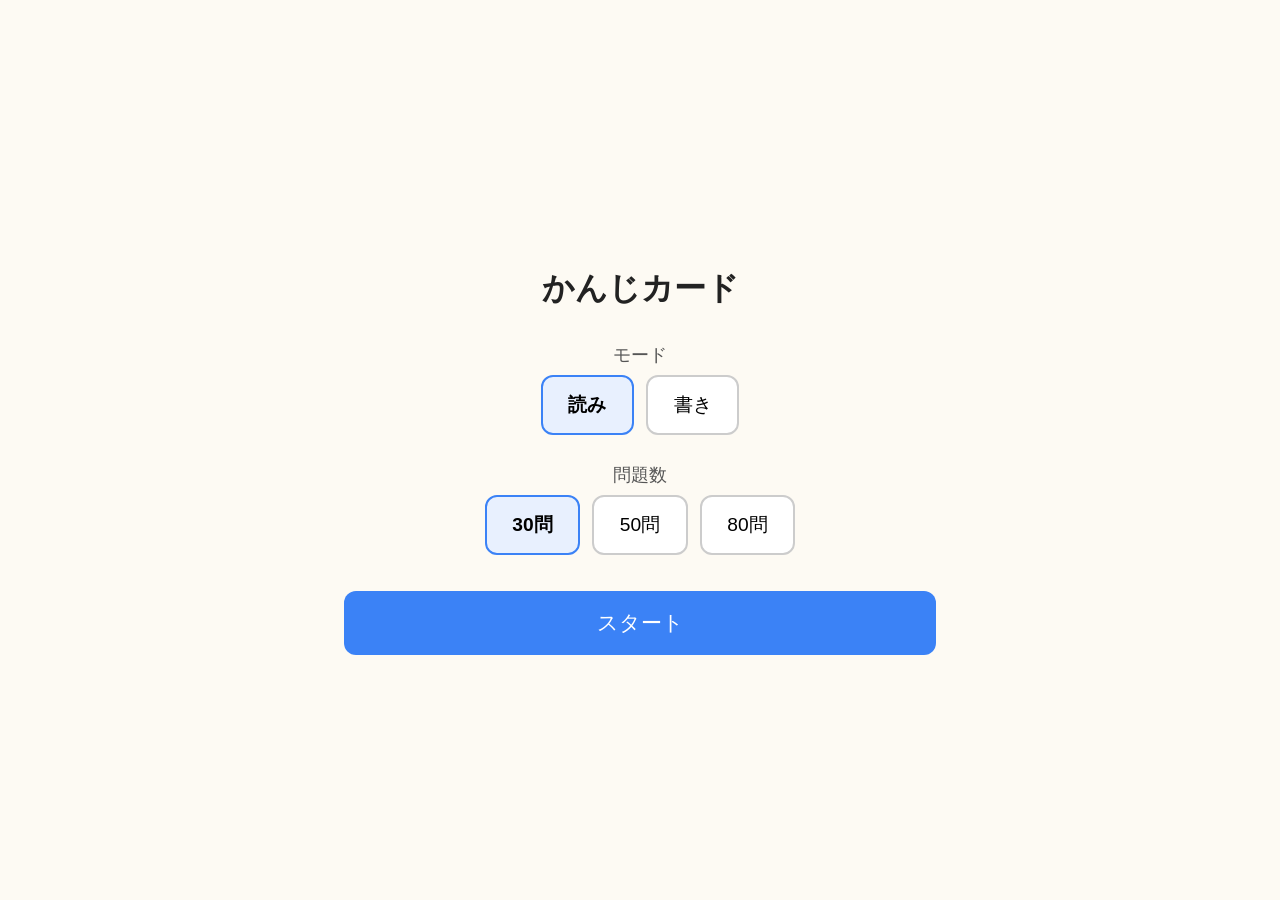
<file: 漢字フラッシュ/index.html>
<!DOCTYPE html>
<html lang="ja">
<head>
<meta charset="UTF-8">
<meta name="viewport" content="width=device-width, initial-scale=1.0">
<meta name="apple-mobile-web-app-capable" content="yes">
<meta name="apple-mobile-web-app-status-bar-style" content="default">
<meta name="apple-mobile-web-app-title" content="かんじカード">
<title>かんじカード</title>
<link rel="stylesheet" href="style.css">
</head>
<body data-screen="setup">

  <div id="setup-screen" class="screen">
    <h1>かんじカード</h1>

    <div class="option-group">
      <div class="option-label">モード</div>
      <div class="toggle-row" id="mode-toggle">
        <button class="toggle-btn selected" data-value="reading">読み</button>
        <button class="toggle-btn" data-value="writing">書き</button>
      </div>
    </div>

    <div class="option-group">
      <div class="option-label">問題数</div>
      <div class="toggle-row" id="count-toggle">
        <button class="toggle-btn selected" data-value="30">30問</button>
        <button class="toggle-btn" data-value="50">50問</button>
        <button class="toggle-btn" data-value="80">80問</button>
      </div>
    </div>

    <button id="start-btn" class="primary-btn">スタート</button>
  </div>

  <div id="card-screen" class="screen">
    <div class="progress" id="progress"></div>
    <div class="prompt" id="prompt"></div>
    <div class="answer" id="answer"></div>

    <div class="button-row" id="reveal-row">
      <button id="reveal-btn" class="primary-btn">こたえを見る</button>
    </div>

    <div class="button-row" id="grade-row" style="display:none;">
      <button id="correct-btn" class="grade-btn correct-btn">○ せいかい</button>
      <button id="incorrect-btn" class="grade-btn incorrect-btn">✗ まちがい</button>
    </div>
  </div>

  <div id="results-screen" class="screen">
    <h2 id="results-headline"></h2>
    <div id="results-wrong-list" class="wrong-list"></div>
    <div class="button-row">
      <button id="retry-btn" class="primary-btn" style="display:none;">まちがえた問題だけ再挑戦</button>
      <button id="back-btn" class="secondary-btn">モード選択に戻る</button>
    </div>
  </div>

  <script src="kanji-data.js"></script>
  <script src="app.js"></script>
</body>
</html>
</file>
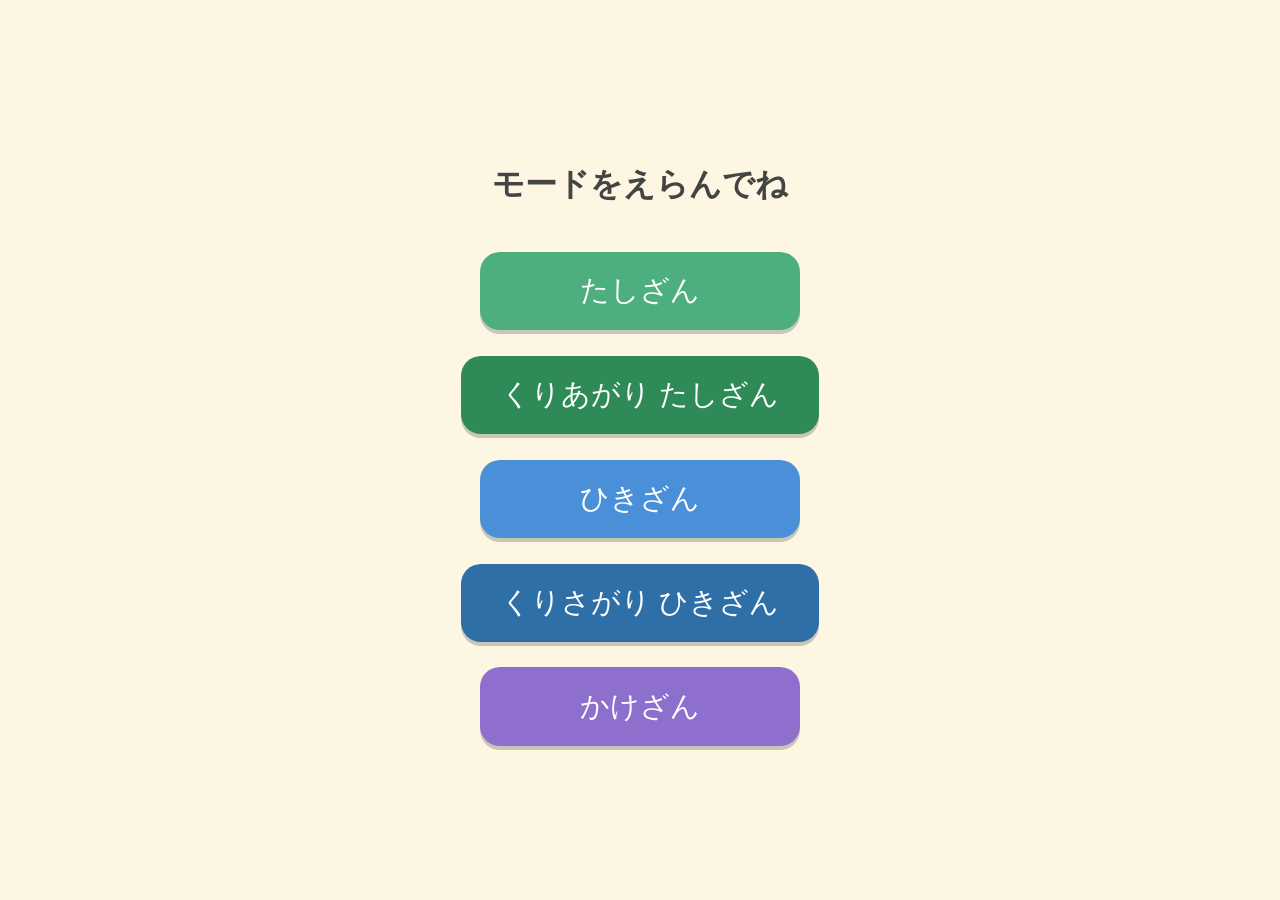
<file: 計算フラッシュカード.html>
<!doctype html>
<html lang="ja">
<head>
<meta charset="UTF-8">
<meta name="viewport" content="width=device-width, initial-scale=1.0, user-scalable=no">
<meta name="apple-mobile-web-app-capable" content="yes">
<meta name="apple-mobile-web-app-status-bar-style" content="default">
<meta name="apple-mobile-web-app-title" content="計算カード">
<title>計算フラッシュカード</title>
<style>
  * { box-sizing: border-box; }
  html, body {
    margin: 0;
    padding: 0;
    height: 100%;
    font-family: "Hiragino Maru Gothic ProN", "Hiragino Sans", sans-serif;
    background: #fdf6e3;
    -webkit-user-select: none;
    user-select: none;
    touch-action: manipulation;
  }
  #app {
    height: 100%;
    display: flex;
    align-items: center;
    justify-content: center;
  }
  .screen {
    width: 100%;
    height: 100%;
    display: none;
    flex-direction: column;
    align-items: center;
    justify-content: center;
  }
  .screen.active {
    display: flex;
  }

  /* --- モード選択画面 --- */
  .screen h1 {
    font-size: 2rem;
    color: #444;
    margin-bottom: 2rem;
  }
  .mode-btn {
    font-size: 1.8rem;
    padding: 1.2rem 2.5rem;
    margin: 0.8rem;
    border: none;
    border-radius: 20px;
    color: #fff;
    cursor: pointer;
    box-shadow: 0 4px 0 rgba(0,0,0,0.2);
    min-width: 320px;
  }
  .mode-btn:active {
    transform: translateY(3px);
    box-shadow: 0 1px 0 rgba(0,0,0,0.2);
  }
  #mode-add { background: #4caf7d; }
  #mode-carry { background: #2e8b57; }
  #mode-sub { background: #4a90d9; }
  #mode-borrow { background: #2f6fa8; }
  #mode-mult { background: #8e6fce; }

  /* --- かけざん段選択・順序選択画面 --- */
  .dan-grid {
    display: flex;
    flex-wrap: wrap;
    justify-content: center;
    max-width: 480px;
  }
  .dan-btn {
    width: 80px;
    height: 80px;
    margin: 8px;
    font-size: 1.6rem;
    border: none;
    border-radius: 16px;
    background: #8e6fce;
    color: #fff;
    cursor: pointer;
    box-shadow: 0 4px 0 rgba(0,0,0,0.2);
  }
  .dan-btn:active {
    transform: translateY(3px);
    box-shadow: 0 1px 0 rgba(0,0,0,0.2);
  }
  .dan-btn.total {
    width: 168px;
    background: #c2185b;
  }
  #order-sequential { background: #388e6c; }
  #order-random { background: #d17a22; }

  /* --- カード画面 --- */
  #card-screen {
    cursor: pointer;
    width: 100%;
    height: 100%;
  }
  .progress {
    position: absolute;
    top: 24px;
    font-size: 1.2rem;
    color: #999;
  }
  .back-btn {
    position: absolute;
    top: 20px;
    left: 20px;
    font-size: 1.1rem;
    padding: 0.5rem 1rem;
    border: none;
    border-radius: 12px;
    background: #ccc;
    color: #333;
    cursor: pointer;
  }
  .problem {
    font-size: 5rem;
    color: #333;
    letter-spacing: 0.1em;
  }
  .answer {
    font-size: 6rem;
    font-weight: bold;
    color: #d9534f;
    margin-top: 1rem;
    visibility: hidden;
  }
  .answer.show {
    visibility: visible;
  }
  .hint {
    margin-top: 3rem;
    font-size: 1.1rem;
    color: #aaa;
  }
  .timer {
    position: absolute;
    top: 24px;
    right: 24px;
    font-size: 1.2rem;
    color: #999;
  }

  /* --- 結果画面 --- */
  #result-screen {
    cursor: pointer;
  }
  #result-screen h2 {
    font-size: 2.2rem;
    color: #444;
    margin-bottom: 1rem;
  }
  #result-time {
    font-size: 4rem;
    font-weight: bold;
    color: #4a90d9;
    margin-bottom: 2rem;
  }
</style>
</head>
<body>
<div id="app">

  <div id="select-screen" class="screen active">
    <h1>モードをえらんでね</h1>
    <button class="mode-btn" id="mode-add">たしざん</button>
    <button class="mode-btn" id="mode-carry">くりあがり たしざん</button>
    <button class="mode-btn" id="mode-sub">ひきざん</button>
    <button class="mode-btn" id="mode-borrow">くりさがり ひきざん</button>
    <button class="mode-btn" id="mode-mult">かけざん</button>
  </div>

  <div id="mult-dan-screen" class="screen">
    <button class="back-btn" id="mult-dan-back">もどる</button>
    <h1>なんの だん？</h1>
    <div class="dan-grid" id="dan-grid"></div>
  </div>

  <div id="mult-order-screen" class="screen">
    <button class="back-btn" id="mult-order-back">もどる</button>
    <h1 id="mult-order-title"></h1>
    <button class="mode-btn" id="order-sequential">じゅんばん</button>
    <button class="mode-btn" id="order-random">ランダム</button>
  </div>

  <div id="card-screen" class="screen">
    <button class="back-btn" id="back-btn">もどる</button>
    <div class="progress" id="progress"></div>
    <div class="timer" id="timer">0.0びょう</div>
    <div class="problem" id="problem"></div>
    <div class="answer" id="answer"></div>
    <div class="hint" id="hint">タップして こたえをみる</div>
  </div>

  <div id="result-screen" class="screen">
    <h2>ぜんぶ できた！</h2>
    <div id="result-time"></div>
    <div class="hint">タップして モードせんたくへ</div>
  </div>

</div>

<script>
(function () {
  const selectScreen = document.getElementById('select-screen');
  const multDanScreen = document.getElementById('mult-dan-screen');
  const multOrderScreen = document.getElementById('mult-order-screen');
  const multOrderTitleEl = document.getElementById('mult-order-title');
  const cardScreen = document.getElementById('card-screen');
  const resultScreen = document.getElementById('result-screen');
  const problemEl = document.getElementById('problem');
  const answerEl = document.getElementById('answer');
  const progressEl = document.getElementById('progress');
  const hintEl = document.getElementById('hint');
  const timerEl = document.getElementById('timer');
  const resultTimeEl = document.getElementById('result-time');

  let deck = [];
  let index = 0;
  let revealed = false;
  let startTime = 0;
  let timerHandle = null;
  let pendingDan = null;

  function formatSeconds(ms) {
    return (ms / 1000).toFixed(1) + 'びょう';
  }

  function startTimer() {
    startTime = performance.now();
    timerEl.textContent = formatSeconds(0);
    timerHandle = setInterval(() => {
      timerEl.textContent = formatSeconds(performance.now() - startTime);
    }, 100);
  }

  function stopTimer() {
    if (timerHandle !== null) {
      clearInterval(timerHandle);
      timerHandle = null;
    }
    return performance.now() - startTime;
  }

  function shuffle(arr) {
    for (let i = arr.length - 1; i > 0; i--) {
      const j = Math.floor(Math.random() * (i + 1));
      [arr[i], arr[j]] = [arr[j], arr[i]];
    }
    return arr;
  }

  function buildAddDeck() {
    const cards = [];
    for (let a = 1; a <= 10; a++) {
      for (let b = 1; b <= 10; b++) {
        cards.push({ text: `${a} + ${b} =`, answer: a + b });
      }
    }
    return shuffle(cards);
  }

  function buildCarryAddDeck() {
    const cards = [];
    for (let a = 1; a <= 9; a++) {
      for (let b = 1; b <= 9; b++) {
        if (a + b >= 10) {
          cards.push({ text: `${a} + ${b} =`, answer: a + b });
        }
      }
    }
    return shuffle(cards);
  }

  function buildSubDeck() {
    const cards = [];
    for (let a = 1; a <= 10; a++) {
      for (let b = 1; b <= a; b++) {
        cards.push({ text: `${a} − ${b} =`, answer: a - b });
      }
    }
    return shuffle(cards);
  }

  function buildBorrowSubDeck() {
    const cards = [];
    for (let a = 11; a <= 18; a++) {
      const ones = a - 10;
      for (let b = ones + 1; b <= 9; b++) {
        cards.push({ text: `${a} − ${b} =`, answer: a - b });
      }
    }
    return shuffle(cards);
  }

  function buildMultDeck(dan, ordered) {
    const cards = [];
    if (dan === 'total') {
      for (let a = 1; a <= 9; a++) {
        for (let b = 1; b <= 9; b++) {
          cards.push({ text: `${a} × ${b} =`, answer: a * b });
        }
      }
    } else {
      for (let b = 1; b <= 9; b++) {
        cards.push({ text: `${dan} × ${b} =`, answer: dan * b });
      }
    }
    return ordered ? cards : shuffle(cards);
  }

  function startMode(builder) {
    deck = builder();
    index = 0;
    revealed = false;
    showScreen(cardScreen);
    startTimer();
    renderCard();
  }

  function renderCard() {
    if (index >= deck.length) {
      const elapsed = stopTimer();
      resultTimeEl.textContent = formatSeconds(elapsed);
      showScreen(resultScreen);
      return;
    }
    const card = deck[index];
    problemEl.textContent = card.text;
    answerEl.textContent = card.answer;
    answerEl.classList.remove('show');
    revealed = false;
    hintEl.textContent = 'タップして こたえをみる';
    progressEl.textContent = `${index + 1} / ${deck.length}`;
  }

  function handleCardTap() {
    if (!revealed) {
      answerEl.classList.add('show');
      hintEl.textContent = 'タップして つぎへ';
      revealed = true;
    } else {
      index++;
      renderCard();
    }
  }

  function showScreen(screen) {
    document.querySelectorAll('.screen').forEach(s => s.classList.remove('active'));
    screen.classList.add('active');
  }

  function selectDan(dan) {
    pendingDan = dan;
    multOrderTitleEl.textContent = dan === 'total' ? 'ぜんぶ' : `${dan}の だん`;
    showScreen(multOrderScreen);
  }

  const danGrid = document.getElementById('dan-grid');
  for (let n = 1; n <= 9; n++) {
    const btn = document.createElement('button');
    btn.className = 'dan-btn';
    btn.textContent = `${n}の だん`;
    btn.addEventListener('click', () => selectDan(n));
    danGrid.appendChild(btn);
  }
  const totalBtn = document.createElement('button');
  totalBtn.className = 'dan-btn total';
  totalBtn.textContent = 'ぜんぶ';
  totalBtn.addEventListener('click', () => selectDan('total'));
  danGrid.appendChild(totalBtn);

  document.getElementById('mode-add').addEventListener('click', () => startMode(buildAddDeck));
  document.getElementById('mode-carry').addEventListener('click', () => startMode(buildCarryAddDeck));
  document.getElementById('mode-sub').addEventListener('click', () => startMode(buildSubDeck));
  document.getElementById('mode-borrow').addEventListener('click', () => startMode(buildBorrowSubDeck));
  document.getElementById('mode-mult').addEventListener('click', () => showScreen(multDanScreen));
  document.getElementById('order-sequential').addEventListener('click', () => startMode(() => buildMultDeck(pendingDan, true)));
  document.getElementById('order-random').addEventListener('click', () => startMode(() => buildMultDeck(pendingDan, false)));
  document.getElementById('mult-dan-back').addEventListener('click', (e) => {
    e.stopPropagation();
    showScreen(selectScreen);
  });
  document.getElementById('mult-order-back').addEventListener('click', (e) => {
    e.stopPropagation();
    showScreen(multDanScreen);
  });
  document.getElementById('back-btn').addEventListener('click', (e) => {
    e.stopPropagation();
    stopTimer();
    showScreen(selectScreen);
  });
  cardScreen.addEventListener('click', handleCardTap);
  resultScreen.addEventListener('click', () => showScreen(selectScreen));

  document.addEventListener('keydown', (e) => {
    if (e.code !== 'Space') return;
    e.preventDefault();
    if (cardScreen.classList.contains('active')) {
      handleCardTap();
    } else if (resultScreen.classList.contains('active')) {
      showScreen(selectScreen);
    }
  });
})();
</script>
</body>
</html>
</file>
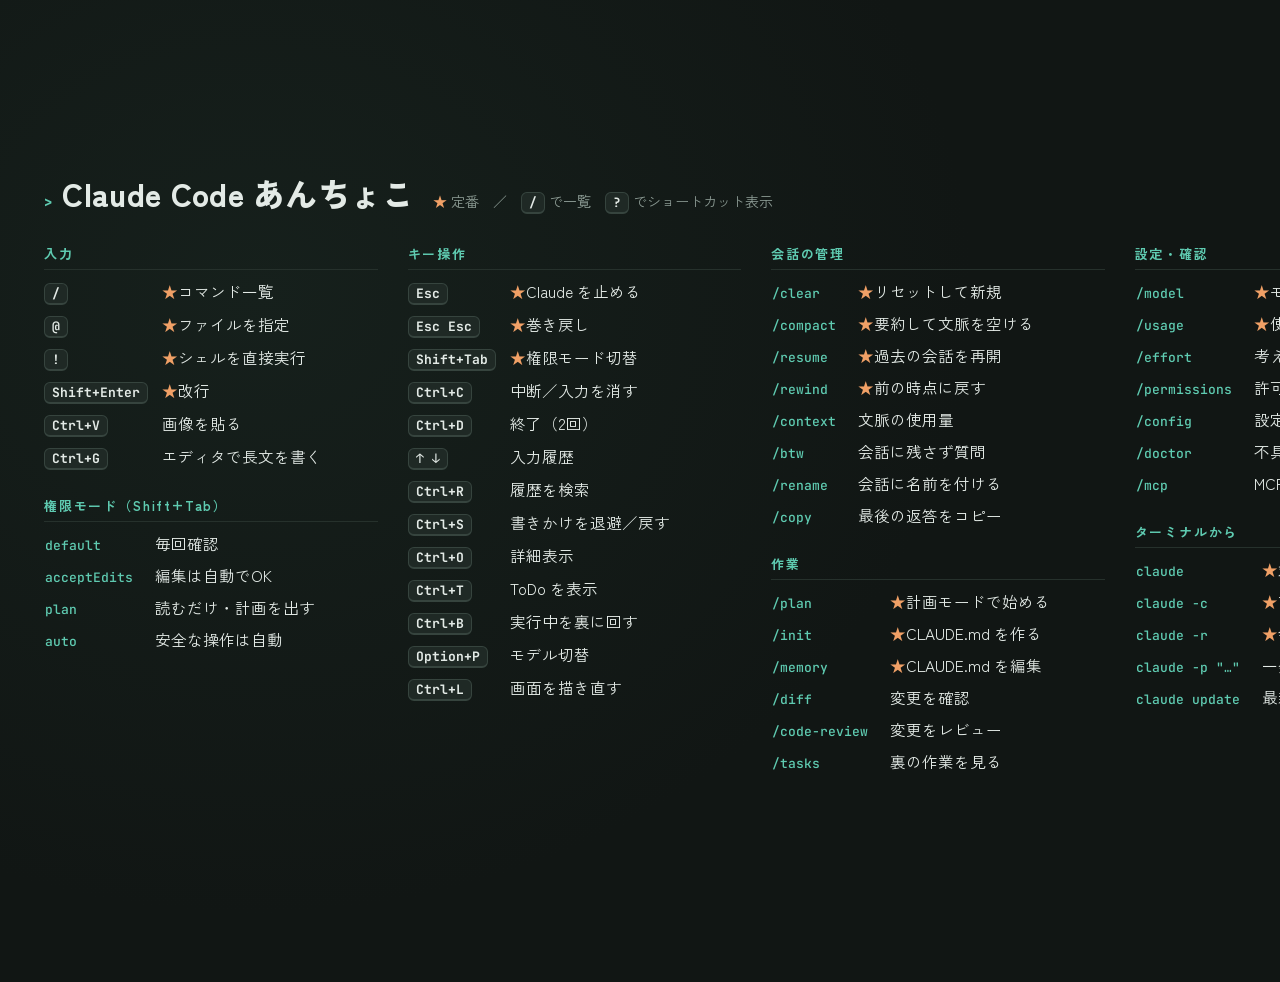
<file: claude-codeあんちょこ/壁紙.html>
<!doctype html>
<html lang="ja">
<head>
<meta charset="utf-8">
<title>Claude Code あんちょこ壁紙</title>
<link rel="stylesheet" href="https://fonts.googleapis.com/css2?family=Zen+Kaku+Gothic+New:wght@400;500;700;900&family=JetBrains+Mono:wght@500;700&display=swap">
<style>
/* 1512×982（MacBook Pro 14インチ）を基準に作り、2倍で書き出して 3024×1964 にする */
:root {
  --bg: #111614; --bg2: #16201c; --fg: #e3eae6; --muted: #8b9a93; --line: #26312c;
  --accent: #5fcbb1; --key-bg: #1f2925; --key-edge: #36443e; --star: #f0a066;
  --font-body: "Zen Kaku Gothic New", "IPAGothic", sans-serif;
  --font-mono: "JetBrains Mono", monospace;
}
body.light {
  --bg: #eef1ee; --bg2: #e4e9e5; --fg: #18211d; --muted: #5b6862; --line: #cfd7d2;
  --accent: #0d6a58; --key-bg: #ffffff; --key-edge: #b9c3bd; --star: #b4561c;
}
* { box-sizing: border-box; }
html, body { margin: 0; }
body {
  width: 1512px; height: 982px; overflow: hidden;
  background: radial-gradient(ellipse 80% 90% at 20% 30%, var(--bg2), var(--bg) 70%);
  color: var(--fg); font-family: var(--font-body);
  padding: 58px 44px 96px; /* 上: メニューバーとノッチ / 下: Dock */
  display: flex; flex-direction: column; justify-content: center; gap: 28px;
}
header { display: flex; align-items: baseline; gap: 18px; }
h1 { margin: 0; font-size: 32px; font-weight: 900; letter-spacing: 0.01em; }
h1 .p { font-family: var(--font-mono); color: var(--accent); margin-right: 10px; }
header span { color: var(--muted); font-size: 14px; }
.grid { display: grid; grid-template-columns: repeat(4, 1fr); gap: 30px; }
.col { display: flex; flex-direction: column; gap: 26px; }
section { display: grid; grid-template-columns: max-content 1fr; gap: 9px 14px; align-items: baseline; }
section h2 { grid-column: 1 / -1; }
h2 {
  margin: 0 0 2px; font-size: 13px; font-weight: 700; letter-spacing: 0.14em; color: var(--accent);
  padding-bottom: 6px; border-bottom: 1px solid var(--line);
}
.r { display: contents; }
.r > span { font-size: 15.5px; line-height: 1.4; }
.r > :first-child { justify-self: start; }
kbd, code {
  font-family: var(--font-mono); font-size: 13px; font-weight: 700; color: var(--fg);
  background: var(--key-bg); border: 1px solid var(--key-edge); border-bottom-width: 2px;
  border-radius: 6px; padding: 1px 7px; white-space: nowrap;
}
code { border-bottom-width: 1px; font-weight: 500; color: var(--accent); background: transparent; border-color: transparent; padding-left: 0; }
.s { color: var(--star); font-weight: 700; }
small { display: block; color: var(--muted); font-size: 13px; }
</style>
</head>
<body>
<header>
  <h1><span class="p">&gt;</span>Claude Code あんちょこ</h1>
  <span><span class="s">★</span> 定番　／　<kbd>/</kbd> で一覧　<kbd>?</kbd> でショートカット表示</span>
</header>

<div class="grid">
  <div class="col">
    <section>
      <h2>入力</h2>
      <div class="r"><kbd>/</kbd><span><span class="s">★</span>コマンド一覧</span></div>
      <div class="r"><kbd>@</kbd><span><span class="s">★</span>ファイルを指定</span></div>
      <div class="r"><kbd>!</kbd><span><span class="s">★</span>シェルを直接実行</span></div>
      <div class="r"><kbd>Shift+Enter</kbd><span><span class="s">★</span>改行</span></div>
      <div class="r"><kbd>Ctrl+V</kbd><span>画像を貼る</span></div>
      <div class="r"><kbd>Ctrl+G</kbd><span>エディタで長文を書く</span></div>
    </section>
    <section>
      <h2>権限モード（Shift+Tab）</h2>
      <div class="r"><code>default</code><span>毎回確認</span></div>
      <div class="r"><code>acceptEdits</code><span>編集は自動でOK</span></div>
      <div class="r"><code>plan</code><span>読むだけ・計画を出す</span></div>
      <div class="r"><code>auto</code><span>安全な操作は自動</span></div>
    </section>
  </div>

  <div class="col">
    <section>
      <h2>キー操作</h2>
      <div class="r"><kbd>Esc</kbd><span><span class="s">★</span>Claude を止める</span></div>
      <div class="r"><kbd>Esc Esc</kbd><span><span class="s">★</span>巻き戻し</span></div>
      <div class="r"><kbd>Shift+Tab</kbd><span><span class="s">★</span>権限モード切替</span></div>
      <div class="r"><kbd>Ctrl+C</kbd><span>中断／入力を消す</span></div>
      <div class="r"><kbd>Ctrl+D</kbd><span>終了（2回）</span></div>
      <div class="r"><kbd>↑ ↓</kbd><span>入力履歴</span></div>
      <div class="r"><kbd>Ctrl+R</kbd><span>履歴を検索</span></div>
      <div class="r"><kbd>Ctrl+S</kbd><span>書きかけを退避／戻す</span></div>
      <div class="r"><kbd>Ctrl+O</kbd><span>詳細表示</span></div>
      <div class="r"><kbd>Ctrl+T</kbd><span>ToDo を表示</span></div>
      <div class="r"><kbd>Ctrl+B</kbd><span>実行中を裏に回す</span></div>
      <div class="r"><kbd>Option+P</kbd><span>モデル切替</span></div>
      <div class="r"><kbd>Ctrl+L</kbd><span>画面を描き直す</span></div>
    </section>
  </div>

  <div class="col">
    <section>
      <h2>会話の管理</h2>
      <div class="r"><code>/clear</code><span><span class="s">★</span>リセットして新規</span></div>
      <div class="r"><code>/compact</code><span><span class="s">★</span>要約して文脈を空ける</span></div>
      <div class="r"><code>/resume</code><span><span class="s">★</span>過去の会話を再開</span></div>
      <div class="r"><code>/rewind</code><span><span class="s">★</span>前の時点に戻す</span></div>
      <div class="r"><code>/context</code><span>文脈の使用量</span></div>
      <div class="r"><code>/btw</code><span>会話に残さず質問</span></div>
      <div class="r"><code>/rename</code><span>会話に名前を付ける</span></div>
      <div class="r"><code>/copy</code><span>最後の返答をコピー</span></div>
    </section>
    <section>
      <h2>作業</h2>
      <div class="r"><code>/plan</code><span><span class="s">★</span>計画モードで始める</span></div>
      <div class="r"><code>/init</code><span><span class="s">★</span>CLAUDE.md を作る</span></div>
      <div class="r"><code>/memory</code><span><span class="s">★</span>CLAUDE.md を編集</span></div>
      <div class="r"><code>/diff</code><span>変更を確認</span></div>
      <div class="r"><code>/code-review</code><span>変更をレビュー</span></div>
      <div class="r"><code>/tasks</code><span>裏の作業を見る</span></div>
    </section>
  </div>

  <div class="col">
    <section>
      <h2>設定・確認</h2>
      <div class="r"><code>/model</code><span><span class="s">★</span>モデルを選ぶ</span></div>
      <div class="r"><code>/usage</code><span><span class="s">★</span>使用量・上限</span></div>
      <div class="r"><code>/effort</code><span>考える深さ</span></div>
      <div class="r"><code>/permissions</code><span>許可ルール</span></div>
      <div class="r"><code>/config</code><span>設定画面</span></div>
      <div class="r"><code>/doctor</code><span>不具合を診断</span></div>
      <div class="r"><code>/mcp</code><span>MCP を管理</span></div>
    </section>
    <section>
      <h2>ターミナルから</h2>
      <div class="r"><code>claude</code><span><span class="s">★</span>対話を始める</span></div>
      <div class="r"><code>claude -c</code><span><span class="s">★</span>直前の会話を続ける</span></div>
      <div class="r"><code>claude -r</code><span><span class="s">★</span>会話を選んで再開</span></div>
      <div class="r"><code>claude -p "…"</code><span>一発で答えて終了</span></div>
      <div class="r"><code>claude update</code><span>最新版に更新</span></div>
    </section>
  </div>
</div>
</body>
</html>
</file>
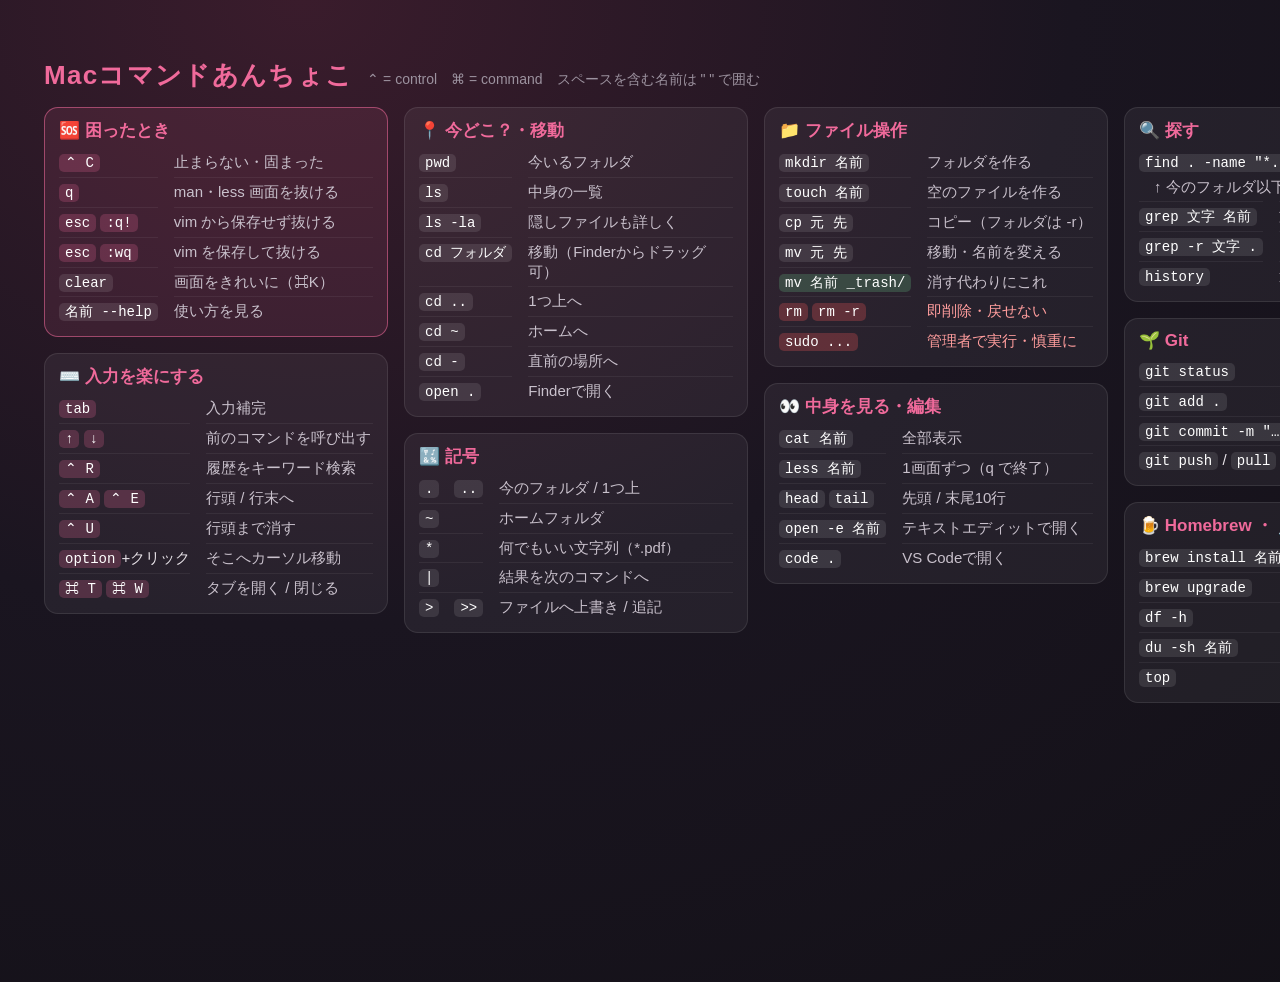
<file: コマンドあんちょこ/壁紙.html>
<!doctype html>
<html lang="ja">
<head>
<meta charset="utf-8">
<title>コマンドあんちょこ壁紙</title>
<!-- 壁紙JPEGの元。1512x982（MacBook Pro 14インチ）を2倍で書き出して 3024x1964 にする -->
<style>
* { box-sizing: border-box; margin: 0; }
html, body { width: 1512px; height: 982px; overflow: hidden; }
body {
  background: radial-gradient(ellipse at 20% 0%, #3a1c2c 0%, #1a1520 45%, #121016 100%);
  color: #e9e4ea;
  font-family: "Hiragino Sans", "Hiragino Kaku Gothic ProN", sans-serif;
  /* 上はメニューバーとノッチ、下はDockを避ける */
  padding: 58px 44px 96px;
}
.title { display: flex; align-items: baseline; gap: 14px; margin-bottom: 14px; }
.title h1 { font-size: 26px; color: #f06a9b; letter-spacing: .05em; }
.title p { font-size: 14px; color: #9c929f; }
.grid { display: grid; grid-template-columns: repeat(4, 1fr); gap: 16px; height: 790px; }
.col { display: flex; flex-direction: column; gap: 16px; }
.card {
  background: rgba(255,255,255,.055); border: 1px solid rgba(255,255,255,.09);
  border-radius: 14px; padding: 11px 14px 10px;
}
.card h2 { font-size: 17px; color: #f06a9b; margin-bottom: 6px; }
.card.sos { border-color: rgba(240,106,155,.55); background: rgba(240,106,155,.10); }
.card { display: grid; grid-template-columns: max-content 1fr; column-gap: 16px; align-content: start; }
.card h2 { grid-column: 1 / 3; }
.r { display: contents; font-size: 15px; line-height: 1.35; }
.r > span { padding: 4px 0; border-top: 1px solid rgba(255,255,255,.06); font-size: 15px; }
.card h2 + .r > span { border-top: none; }
code, kbd {
  font-family: Menlo, monospace; font-size: 14px; color: #fff;
  background: rgba(255,255,255,.10); border-radius: 5px; padding: 1px 6px; white-space: nowrap;
}
kbd { background: rgba(240,106,155,.22); }
.d { color: #c9c1cc; }
.warn code { background: rgba(255,90,90,.25); }
.warn .d { color: #ff9d9d; }
.good code { background: rgba(110,210,140,.22); }
</style>
</head>
<body>
<div class="title">
  <h1>Macコマンドあんちょこ</h1>
  <p>⌃ = control　⌘ = command　スペースを含む名前は " " で囲む</p>
</div>
<div class="grid">
  <div class="col">
    <div class="card sos">
      <h2>🆘 困ったとき</h2>
      <div class="r"><span><kbd>⌃ C</kbd></span><span class="d">止まらない・固まった</span></div>
      <div class="r"><span><kbd>q</kbd></span><span class="d">man・less 画面を抜ける</span></div>
      <div class="r"><span><kbd>esc</kbd> <kbd>:q!</kbd></span><span class="d">vim から保存せず抜ける</span></div>
      <div class="r"><span><kbd>esc</kbd> <kbd>:wq</kbd></span><span class="d">vim を保存して抜ける</span></div>
      <div class="r"><span><code>clear</code></span><span class="d">画面をきれいに（⌘K）</span></div>
      <div class="r"><span><code>名前 --help</code></span><span class="d">使い方を見る</span></div>
    </div>
    <div class="card">
      <h2>⌨️ 入力を楽にする</h2>
      <div class="r"><span><kbd>tab</kbd></span><span class="d">入力補完</span></div>
      <div class="r"><span><kbd>↑</kbd> <kbd>↓</kbd></span><span class="d">前のコマンドを呼び出す</span></div>
      <div class="r"><span><kbd>⌃ R</kbd></span><span class="d">履歴をキーワード検索</span></div>
      <div class="r"><span><kbd>⌃ A</kbd> <kbd>⌃ E</kbd></span><span class="d">行頭 / 行末へ</span></div>
      <div class="r"><span><kbd>⌃ U</kbd></span><span class="d">行頭まで消す</span></div>
      <div class="r"><span><kbd>option</kbd>+クリック</span><span class="d">そこへカーソル移動</span></div>
      <div class="r"><span><kbd>⌘ T</kbd> <kbd>⌘ W</kbd></span><span class="d">タブを開く / 閉じる</span></div>
    </div>
  </div>

  <div class="col">
    <div class="card">
      <h2>📍 今どこ？・移動</h2>
      <div class="r"><span><code>pwd</code></span><span class="d">今いるフォルダ</span></div>
      <div class="r"><span><code>ls</code></span><span class="d">中身の一覧</span></div>
      <div class="r"><span><code>ls -la</code></span><span class="d">隠しファイルも詳しく</span></div>
      <div class="r"><span><code>cd フォルダ</code></span><span class="d">移動（Finderからドラッグ可）</span></div>
      <div class="r"><span><code>cd ..</code></span><span class="d">1つ上へ</span></div>
      <div class="r"><span><code>cd ~</code></span><span class="d">ホームへ</span></div>
      <div class="r"><span><code>cd -</code></span><span class="d">直前の場所へ</span></div>
      <div class="r"><span><code>open .</code></span><span class="d">Finderで開く</span></div>
    </div>
    <div class="card">
      <h2>🔣 記号</h2>
      <div class="r"><span><code>.</code>　<code>..</code></span><span class="d">今のフォルダ / 1つ上</span></div>
      <div class="r"><span><code>~</code></span><span class="d">ホームフォルダ</span></div>
      <div class="r"><span><code>*</code></span><span class="d">何でもいい文字列（*.pdf）</span></div>
      <div class="r"><span><code>|</code></span><span class="d">結果を次のコマンドへ</span></div>
      <div class="r"><span><code>&gt;</code>　<code>&gt;&gt;</code></span><span class="d">ファイルへ上書き / 追記</span></div>
    </div>
  </div>

  <div class="col">
    <div class="card">
      <h2>📁 ファイル操作</h2>
      <div class="r"><span><code>mkdir 名前</code></span><span class="d">フォルダを作る</span></div>
      <div class="r"><span><code>touch 名前</code></span><span class="d">空のファイルを作る</span></div>
      <div class="r"><span><code>cp 元 先</code></span><span class="d">コピー（フォルダは -r）</span></div>
      <div class="r"><span><code>mv 元 先</code></span><span class="d">移動・名前を変える</span></div>
      <div class="r good"><span><code>mv 名前 _trash/</code></span><span class="d">消す代わりにこれ</span></div>
      <div class="r warn"><span><code>rm</code> <code>rm -r</code></span><span class="d">即削除・戻せない</span></div>
      <div class="r warn"><span><code>sudo ...</code></span><span class="d">管理者で実行・慎重に</span></div>
    </div>
    <div class="card">
      <h2>👀 中身を見る・編集</h2>
      <div class="r"><span><code>cat 名前</code></span><span class="d">全部表示</span></div>
      <div class="r"><span><code>less 名前</code></span><span class="d">1画面ずつ（q で終了）</span></div>
      <div class="r"><span><code>head</code> <code>tail</code></span><span class="d">先頭 / 末尾10行</span></div>
      <div class="r"><span><code>open -e 名前</code></span><span class="d">テキストエディットで開く</span></div>
      <div class="r"><span><code>code .</code></span><span class="d">VS Codeで開く</span></div>
    </div>
  </div>

  <div class="col">
    <div class="card">
      <h2>🔍 探す</h2>
      <div class="r"><span style="grid-column: 1 / 3"><code>find . -name "*.pdf"</code></span></div>
      <div class="r"><span class="d" style="grid-column: 1 / 3; border-top: none; padding-top: 0">　↑ 今のフォルダ以下から名前で探す</span></div>
      <div class="r"><span><code>grep 文字 名前</code></span><span class="d">文字を含む行</span></div>
      <div class="r"><span><code>grep -r 文字 .</code></span><span class="d">フォルダ内全部から</span></div>
      <div class="r"><span><code>history</code></span><span class="d">過去のコマンド一覧</span></div>
    </div>
    <div class="card">
      <h2>🌱 Git</h2>
      <div class="r"><span><code>git status</code></span><span class="d">状態を確認</span></div>
      <div class="r"><span><code>git add .</code></span><span class="d">変更を選ぶ</span></div>
      <div class="r"><span><code>git commit -m "…"</code></span><span class="d">記録する</span></div>
      <div class="r"><span><code>git push</code> / <code>pull</code></span><span class="d">送る / 取り込む</span></div>
    </div>
    <div class="card">
      <h2>🍺 Homebrew ・ 💻 Mac</h2>
      <div class="r"><span><code>brew install 名前</code></span><span class="d">ソフトを入れる</span></div>
      <div class="r"><span><code>brew upgrade</code></span><span class="d">全部最新に</span></div>
      <div class="r"><span><code>df -h</code></span><span class="d">ディスクの空き</span></div>
      <div class="r"><span><code>du -sh 名前</code></span><span class="d">フォルダのサイズ</span></div>
      <div class="r"><span><code>top</code></span><span class="d">CPU・メモリ使用量</span></div>
    </div>
  </div>
</div>
</body>
</html>
</file>
<file: 漢字フラッシュ/style.css>
* {
  box-sizing: border-box;
}

body {
  margin: 0;
  min-height: 100vh;
  display: flex;
  align-items: center;
  justify-content: center;
  font-family: -apple-system, BlinkMacSystemFont, "Hiragino Sans", "Yu Gothic", sans-serif;
  background: #fdfaf3;
  color: #222;
}

.screen {
  display: none;
  width: 100%;
  max-width: 640px;
  padding: 2rem 1.5rem;
  text-align: center;
}

body[data-screen="setup"] #setup-screen,
body[data-screen="card"] #card-screen,
body[data-screen="results"] #results-screen {
  display: block;
}

h1 {
  font-size: 2rem;
  margin-bottom: 2rem;
}

.option-group {
  margin-bottom: 1.75rem;
}

.option-label {
  font-size: 1.1rem;
  margin-bottom: 0.5rem;
  color: #555;
}

.toggle-row {
  display: flex;
  gap: 0.75rem;
  justify-content: center;
  flex-wrap: wrap;
}

.toggle-btn {
  font-size: 1.2rem;
  padding: 0.9rem 1.6rem;
  border: 2px solid #ccc;
  border-radius: 0.75rem;
  background: #fff;
  cursor: pointer;
  min-height: 60px;
}

.toggle-btn.selected {
  border-color: #3b82f6;
  background: #e8f0fe;
  font-weight: bold;
}

.primary-btn {
  font-size: 1.3rem;
  padding: 1rem 2rem;
  min-height: 64px;
  width: 100%;
  border: none;
  border-radius: 0.75rem;
  background: #3b82f6;
  color: #fff;
  cursor: pointer;
  margin-top: 0.5rem;
}

.secondary-btn {
  font-size: 1.1rem;
  padding: 0.9rem 1.6rem;
  min-height: 60px;
  width: 100%;
  border: 2px solid #ccc;
  border-radius: 0.75rem;
  background: #fff;
  cursor: pointer;
  margin-top: 0.5rem;
}

.progress {
  font-size: 1.2rem;
  color: #777;
  margin-bottom: 1rem;
}

.prompt {
  font-size: clamp(3rem, 22vw, 10rem);
  line-height: 1.1;
  margin: 1rem 0;
  min-height: 1.2em;
}

.answer {
  font-size: clamp(2rem, 12vw, 6rem);
  line-height: 1.3;
  color: #3b82f6;
  min-height: 1.2em;
  margin-bottom: 1rem;
}

.answer .reading-list {
  font-size: 0.5em;
}

.prompt .reading-hint {
  font-size: clamp(1.75rem, 9vw, 3.5rem);
}

.answer .kanji-answer {
  font-size: 1em;
}

.answer .example-sentence {
  font-size: 0.3em;
  color: #777;
  margin-top: 0.6rem;
}

.target-word {
  color: #d97706;
  font-weight: bold;
  text-decoration: underline;
  text-decoration-color: #d97706;
  text-decoration-thickness: 3px;
  text-underline-offset: 4px;
}

.button-row {
  display: flex;
  gap: 1rem;
  justify-content: center;
  margin-top: 1.5rem;
  flex-wrap: wrap;
}

.grade-btn {
  font-size: 1.3rem;
  padding: 1rem 1.5rem;
  min-height: 70px;
  flex: 1 1 45%;
  border: none;
  border-radius: 0.75rem;
  color: #fff;
  cursor: pointer;
}

.correct-btn {
  background: #22a34a;
}

.incorrect-btn {
  background: #e6473b;
}

.wrong-list {
  font-size: clamp(2rem, 10vw, 3.5rem);
  display: flex;
  flex-wrap: wrap;
  gap: 0.75rem;
  justify-content: center;
  margin: 1.5rem 0;
}

.wrong-chip {
  background: #fff3f2;
  border: 2px solid #e6473b;
  border-radius: 0.6rem;
  padding: 0.3rem 0.7rem;
}

#results-headline {
  font-size: 1.6rem;
}
</file>
